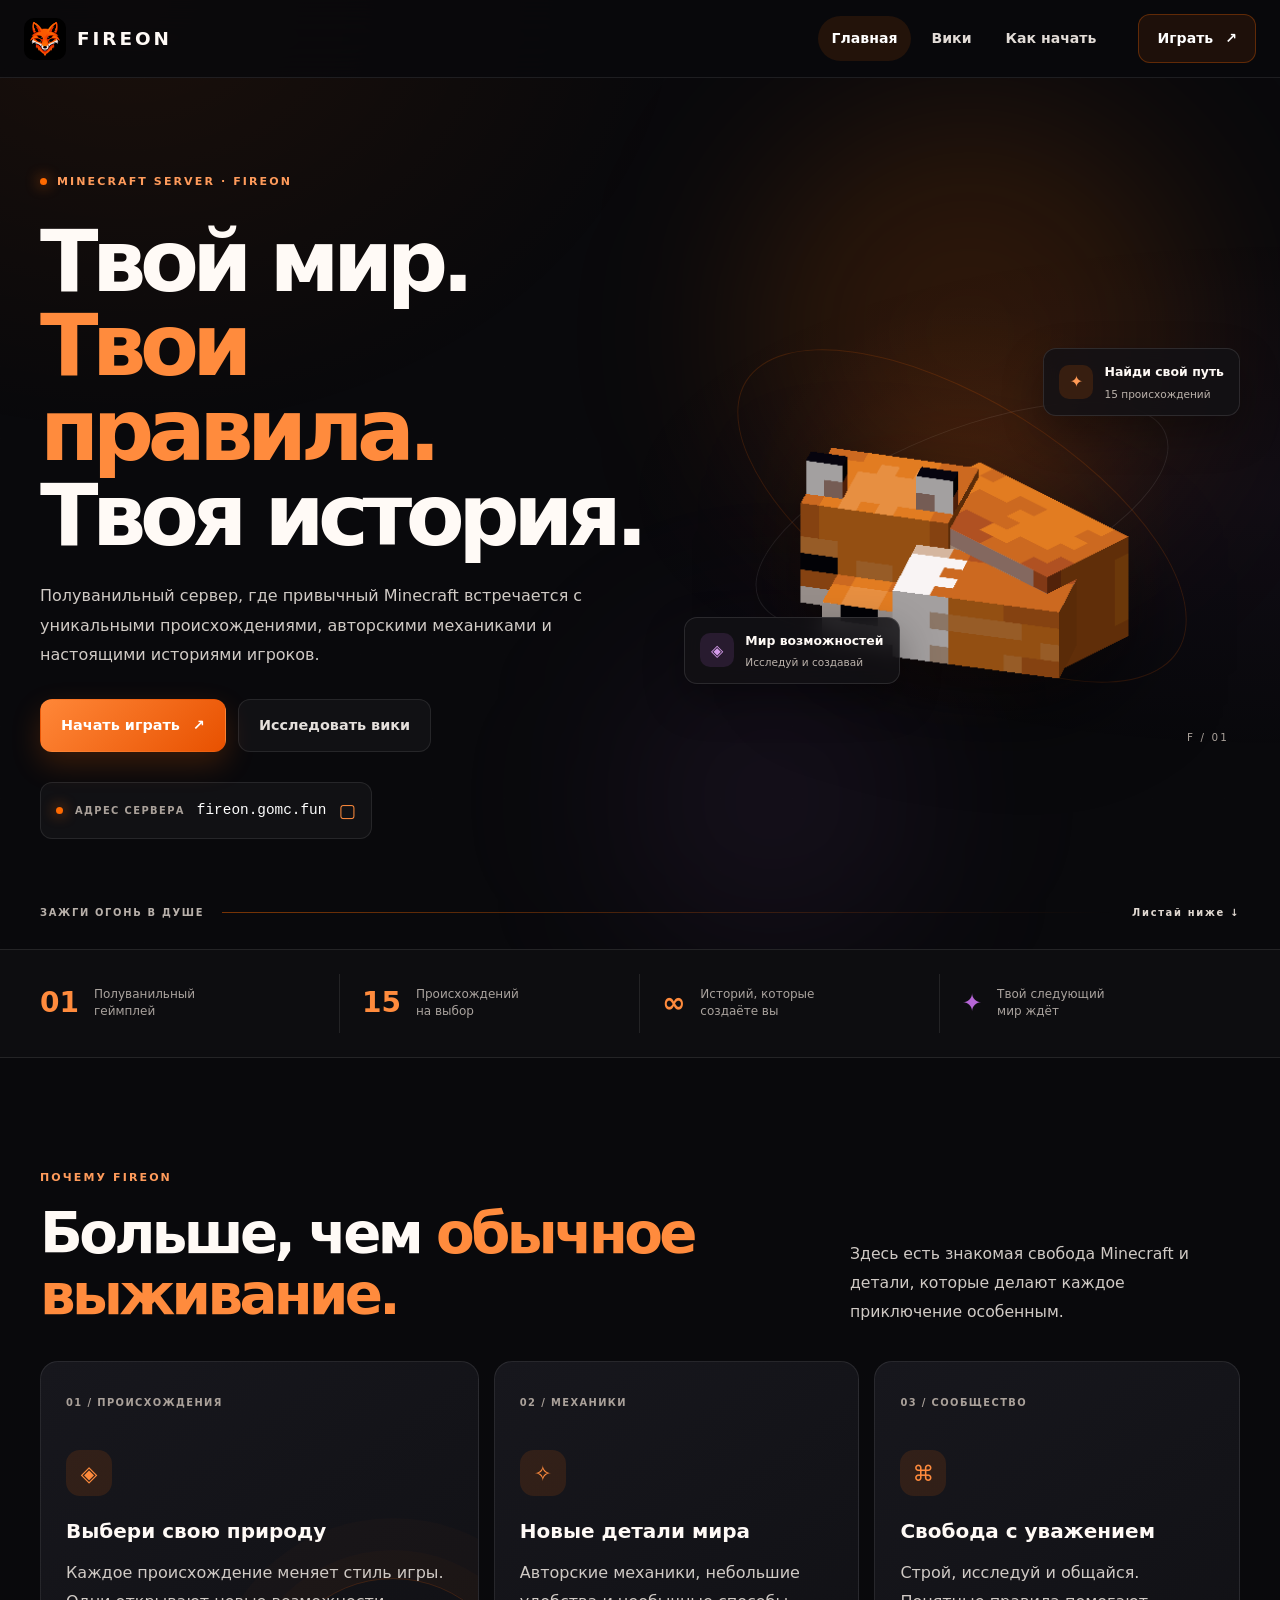
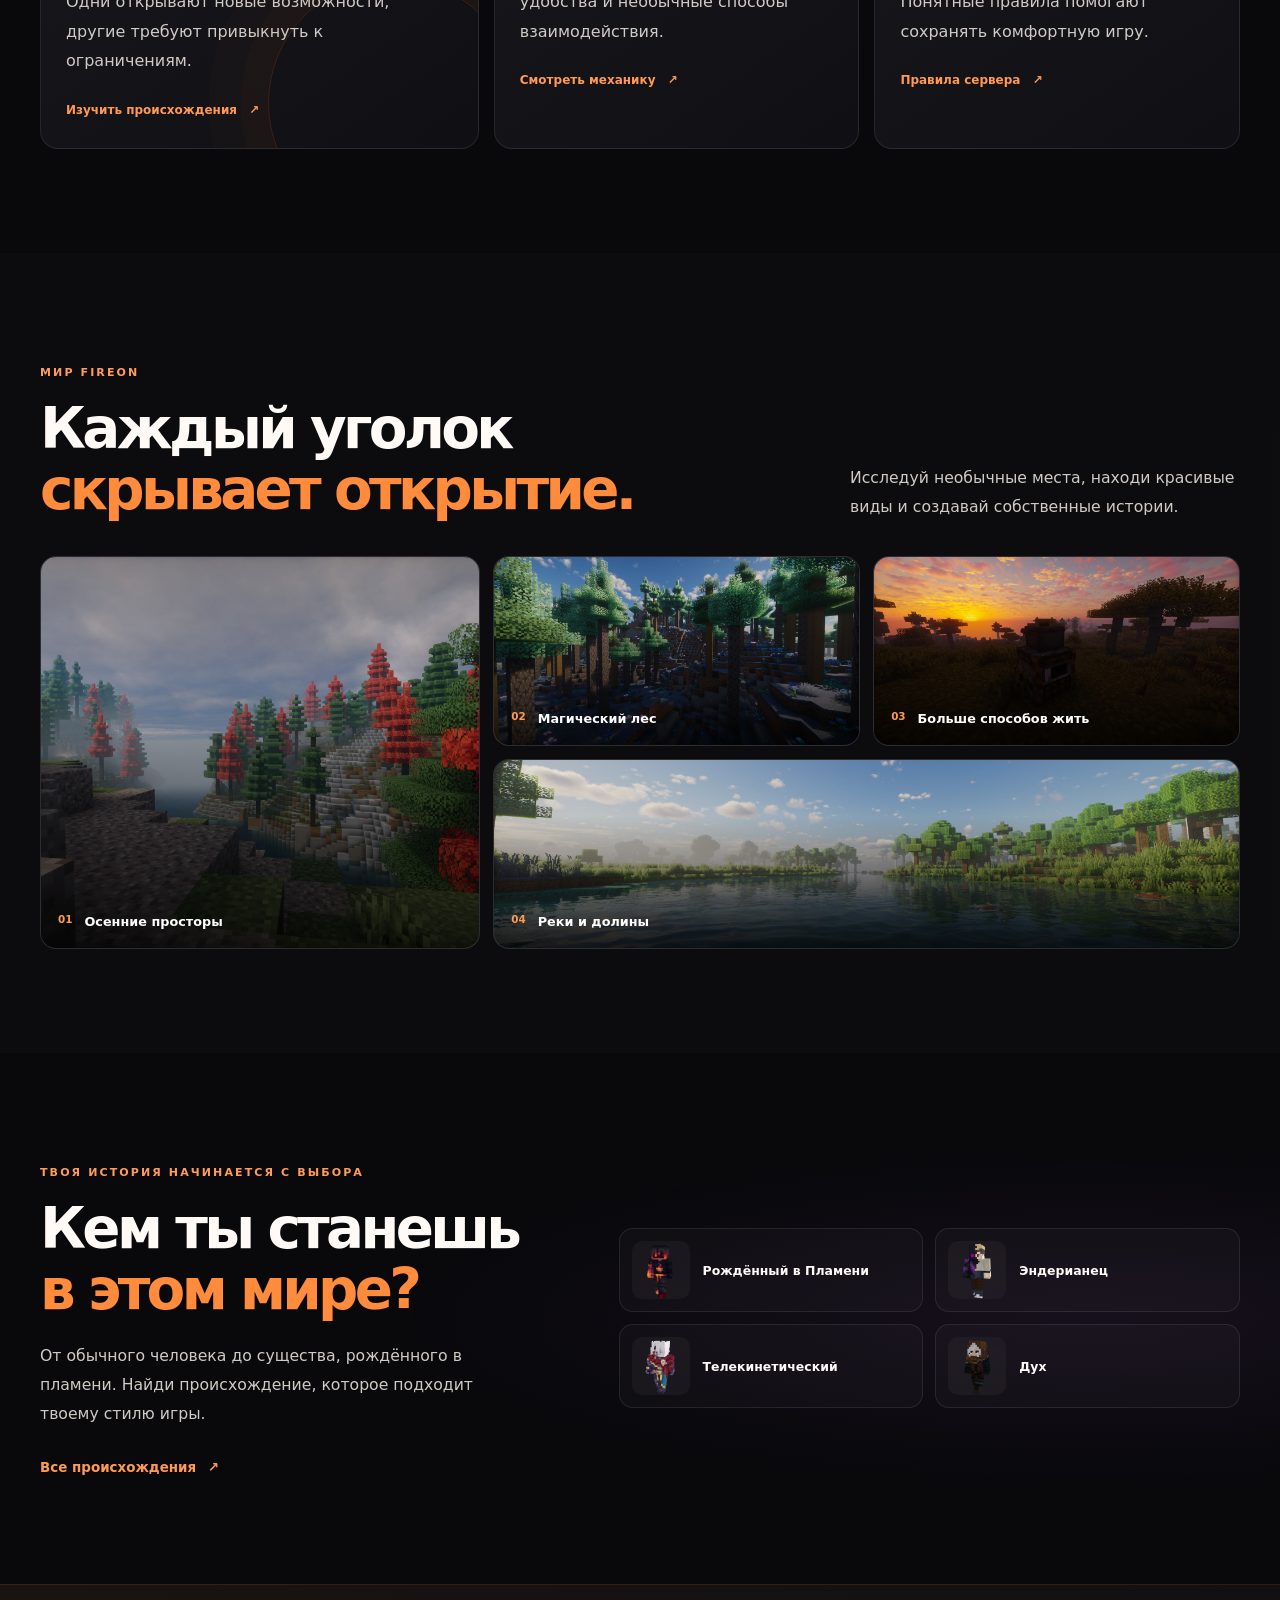
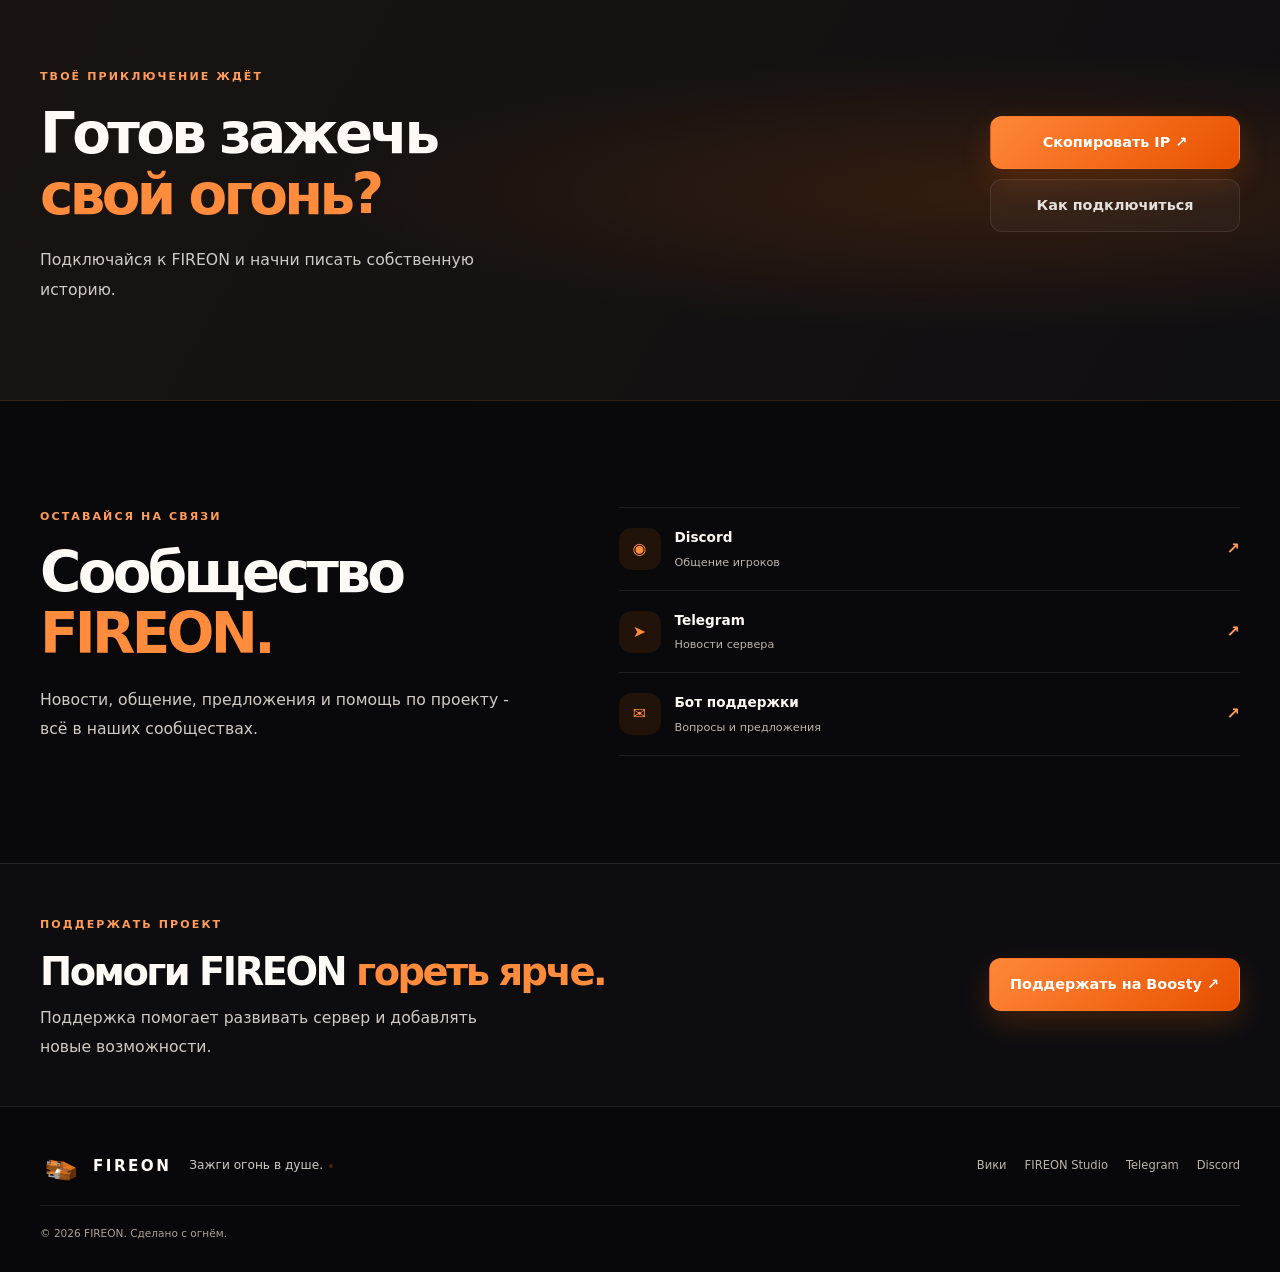
<file: index.html>
<!DOCTYPE html>
<html lang="ru"><head><meta charset="utf-8"><meta name="viewport" content="width=device-width,initial-scale=1"><meta name="theme-color" content="#09090c"><meta name="description" content="FIREON - полуванильный Minecraft-сервер с уникальными происхождениями, авторскими механиками и живым сообществом."><title>FIREON - Зажги огонь в душе</title><link rel="icon" href="lis.png"><link rel="stylesheet" href="site-extras.css"><link rel="stylesheet" href="redesign.css?v=readability-20261121"><meta property="og:title" content="FIREON - Зажги огонь в душе"><meta property="og:description" content="Твой новый мир начинается здесь. Исследуй, создавай, выбирай свой путь."><meta property="og:image" content="lis.png"></head><body class="page-home fireon-editor-active"><header class="site-header"><div class="nav-wrap"><a class="brand" href="index.html"><img class="brand-logo" src="media/uploads/1795121692792-file_0000000056f481f49adf4e401c1e3427.png" alt="" loading="lazy" decoding="async"><span>FIREON</span></a><nav class="site-nav" aria-label="Основная навигация"><ul><li spellcheck="true"><a aria-current="page" href="index.html" spellcheck="true">Главная</a></li><li spellcheck="true"><a href="wiki.html" spellcheck="true">Вики</a></li><li spellcheck="true"><a href="join.html" spellcheck="true">Как начать</a></li></ul></nav><a class="nav-cta" href="join.html">Играть <span>↗</span></a></div></header>
<main id="home">
<section class="hero-section"><div class="hero-noise"></div><div class="hero-glow hero-glow-one"></div><div class="hero-glow hero-glow-two"></div><div class="container hero-grid">
<div class="hero-copy"><div class="eyebrow"><span class="eyebrow-dot"></span>MINECRAFT SERVER · FIREON</div><h1 spellcheck="true">Твой мир.<br><span>Твои правила.</span><br>Твоя история.</h1><p class="hero-lead" spellcheck="true">Полуванильный сервер, где привычный Minecraft встречается с уникальными происхождениями, авторскими механиками и настоящими историями игроков.</p><div class="hero-actions"><a class="button button-primary" href="join.html">Начать играть <span>↗</span></a><a class="button button-quiet" href="wiki.html">Исследовать вики</a></div><button class="server-address" type="button" data-copy-ip=""><span class="server-pulse"></span><span class="server-label">АДРЕС СЕРВЕРА</span><code data-server-ip="">fireon.gomc.fun</code><span class="copy-symbol">▢</span></button><span class="copy-feedback" data-copy-status="" aria-live="polite"></span></div>
<div class="hero-visual"><div class="hero-orbit orbit-one"></div><div class="hero-orbit orbit-two"></div><div class="hero-image-backdrop"></div><img class="hero-mascot" src="lis.png" alt="Логотип FIREON" fetchpriority="high" decoding="async"><div class="hero-float-card float-top"><span class="float-icon">✦</span><span><b>Найди свой путь</b><small>15 происхождений</small></span></div><div class="hero-float-card float-bottom"><span class="float-icon purple">◈</span><span><b>Мир возможностей</b><small>Исследуй и создавай</small></span></div><div class="hero-index">F / 01</div></div></div><div class="container hero-bottom"><span>ЗАЖГИ ОГОНЬ В ДУШЕ</span><span class="hero-line"></span><a href="#discover">Листай ниже ↓</a></div></section>
<section class="quick-facts"><div class="container facts-grid"><div><strong>01</strong><span>Полуванильный<br>геймплей</span></div><div><strong>15</strong><span>Происхождений<br>на выбор</span></div><div><strong>∞</strong><span>Историй, которые<br>создаёте вы</span></div><div class="facts-tag"><span class="facts-fire">✦</span><span>Твой следующий<br>мир ждёт</span></div></div></section>
<section class="section-block" id="discover"><div class="container"><div class="section-heading"><div><span class="eyebrow">ПОЧЕМУ FIREON</span><h2 spellcheck="true">Больше, чем <span>обычное выживание.</span></h2></div><p spellcheck="true">Здесь есть знакомая свобода Minecraft и детали, которые делают каждое приключение особенным.</p></div><div class="feature-grid">
<a class="feature-card feature-large" href="wiki.html#origins"><span class="feature-number">01 / ПРОИСХОЖДЕНИЯ</span><div class="feature-icon">◈</div><h3 spellcheck="true">Выбери свою природу</h3><p spellcheck="true">Каждое происхождение меняет стиль игры. Одни открывают новые возможности, другие требуют привыкнуть к ограничениям.</p><span class="feature-link">Изучить происхождения <b>↗</b></span><div class="feature-art"></div></a>
<a class="feature-card" href="wiki.html#mechanics"><span class="feature-number">02 / МЕХАНИКИ</span><div class="feature-icon">✧</div><h3 spellcheck="true">Новые детали мира</h3><p spellcheck="true">Авторские механики, небольшие удобства и необычные способы взаимодействия.</p><span class="feature-link">Смотреть механику <b>↗</b></span></a>
<a class="feature-card" href="wiki.html#rules"><span class="feature-number">03 / СООБЩЕСТВО</span><div class="feature-icon">⌘</div><h3 spellcheck="true">Свобода с уважением</h3><p spellcheck="true">Строй, исследуй и общайся. Понятные правила помогают сохранять комфортную игру.</p><span class="feature-link">Правила сервера <b>↗</b></span></a></div></div></section>
<section class="section-block world-section"><div class="container"><div class="section-heading"><div><span class="eyebrow">МИР FIREON</span><h2 spellcheck="true">Каждый уголок<br><span>скрывает открытие.</span></h2></div><p spellcheck="true">Исследуй необычные места, находи красивые виды и создавай собственные истории.</p></div><div class="world-gallery-new">
<figure class="world-shot shot-tall"><img src="1.jpg" alt="Осенний лес в мире FIREON" loading="lazy" decoding="async"><figcaption><b>01</b><span>Осенние просторы</span></figcaption></figure><figure class="world-shot"><img src="2.jpg" alt="Магический лес" loading="lazy" decoding="async"><figcaption><b>02</b><span>Магический лес</span></figcaption></figure><figure class="world-shot"><img src="3.jpg" alt="Готовка в Minecraft" loading="lazy" decoding="async"><figcaption><b>03</b><span>Больше способов жить</span></figcaption></figure><figure class="world-shot"><img src="4.jpg" alt="Реки мира FIREON" loading="lazy" decoding="async"><figcaption><b>04</b><span>Реки и долины</span></figcaption></figure></div></div></section>
<section class="section-block origins-preview"><div class="container origins-preview-grid"><div class="origins-preview-copy"><span class="eyebrow">ТВОЯ ИСТОРИЯ НАЧИНАЕТСЯ С ВЫБОРА</span><h2 spellcheck="true">Кем ты станешь<br><span>в этом мире?</span></h2><p spellcheck="true">От обычного человека до существа, рождённого в пламени. Найди происхождение, которое подходит твоему стилю игры.</p><a class="text-link" href="wiki.html#origins">Все происхождения <span>↗</span></a></div><div class="origin-mini-grid"><a href="wiki.html#origins" class="origin-mini"><img src="p4.png" alt="Рождённый в Пламени" loading="lazy" decoding="async"><span>Рождённый в Пламени</span></a><a href="wiki.html#origins" class="origin-mini"><img src="p6.png" alt="Эндерианец" loading="lazy" decoding="async"><span>Эндерианец</span></a><a href="wiki.html#origins" class="origin-mini"><img src="p10.png" alt="Телекинетический" loading="lazy" decoding="async"><span>Телекинетический</span></a><a href="wiki.html#origins" class="origin-mini"><img src="p14.png" alt="Дух" loading="lazy" decoding="async"><span>Дух</span></a></div></div></section>

<section class="join-banner"><div class="container join-banner-inner"><div><span class="eyebrow">ТВОЁ ПРИКЛЮЧЕНИЕ ЖДЁТ</span><h2 spellcheck="true">Готов зажечь<br><span>свой огонь?</span></h2><p spellcheck="true">Подключайся к FIREON и начни писать собственную историю.</p></div><div class="join-banner-actions"><button class="button button-primary button-wide" data-copy-ip="">Скопировать IP ↗</button><a class="button button-outline button-wide" href="join.html">Как подключиться</a><span class="copy-feedback" data-copy-status="" aria-live="polite"></span></div></div></section>
<section class="community-section"><div class="container community-grid"><div><span class="eyebrow">ОСТАВАЙСЯ НА СВЯЗИ</span><h2 spellcheck="true">Сообщество<br><span>FIREON.</span></h2><p spellcheck="true">Новости, общение, предложения и помощь по проекту - всё в наших сообществах.</p></div><div class="community-links"><a href="https://discord.gg/TkbM9yeykV" target="_blank" rel="noopener"><span class="community-icon">◉</span><span><b>Discord</b><small>Общение игроков</small></span><strong>↗</strong></a><a href="https://t.me/fireon_mc" target="_blank" rel="noopener"><span class="community-icon">➤</span><span><b>Telegram</b><small>Новости сервера</small></span><strong>↗</strong></a><a href="https://t.me/Fire0n_bot" target="_blank" rel="noopener"><span class="community-icon">✉</span><span><b>Бот поддержки</b><small>Вопросы и предложения</small></span><strong>↗</strong></a></div></div></section>
<section class="support-strip"><div class="container support-inner"><div><span class="eyebrow">ПОДДЕРЖАТЬ ПРОЕКТ</span><h2 spellcheck="true">Помоги FIREON <span>гореть ярче.</span></h2><p spellcheck="true">Поддержка помогает развивать сервер и добавлять новые возможности.</p></div><a class="button button-primary" href="https://boosty.to/fireon" target="_blank" rel="noopener">Поддержать на Boosty ↗</a></div></section></main><footer class="site-footer"><div class="container footer-inner"><a class="brand footer-brand" href="index.html"><img class="brand-logo" src="lis.png" alt="" loading="lazy" decoding="async"><span>FIREON</span></a><p spellcheck="true">Зажги огонь в душе.<button type="button" class="egg-dot" aria-label="Открыть секретную мини-игру" title="Секрет FIREON" data-egg-ready="1"></button></p><div class="footer-links"><a href="wiki.html">Вики</a><a href="admin.html">FIREON Studio</a><a href="https://t.me/fireon_mc" target="_blank" rel="noopener">Telegram</a><a href="https://discord.gg/TkbM9yeykV" target="_blank" rel="noopener">Discord</a></div><small>© <span data-year="">2026</span> FIREON. Сделано с огнём.</small></div></footer><script src="site-config.js"></script><script src="site.js" defer=""></script><script src="updates.js" defer=""></script><script src="site-extras.js" defer=""></script><div id="egg-overlay" class="egg-overlay">
      <div class="egg-game" role="dialog" aria-modal="true" aria-label="Хранитель огня">
        <div class="egg-kicker">FIREON / ENDLESS MODE</div><h3 spellcheck="true">Хранитель огня</h3>
        <p spellcheck="true">Защищай искру от порывов ветра и капель воды. Нажимай на опасности, пока они не добрались до огня.</p>
        <div class="egg-stats"><span>Очки: <strong id="egg-score">0</strong></span><span>Жар: <strong id="egg-heat">100%</strong></span><span>Рекорд: <strong id="egg-best">149</strong></span></div>
        <div class="egg-heatbar"><span id="egg-heatbar"></span></div>
        <div class="egg-field" id="egg-field"><div class="egg-core" id="egg-core"><i></i></div></div>
        <p class="egg-result" id="egg-result" aria-live="polite" spellcheck="true">Нажми «Начать» и не дай огню погаснуть.</p>
        <div class="egg-actions"><button type="button" class="egg-start" id="egg-start">Начать</button><button type="button" class="egg-close" id="egg-close">Закрыть</button></div>
      </div></div></body></html>
</file>
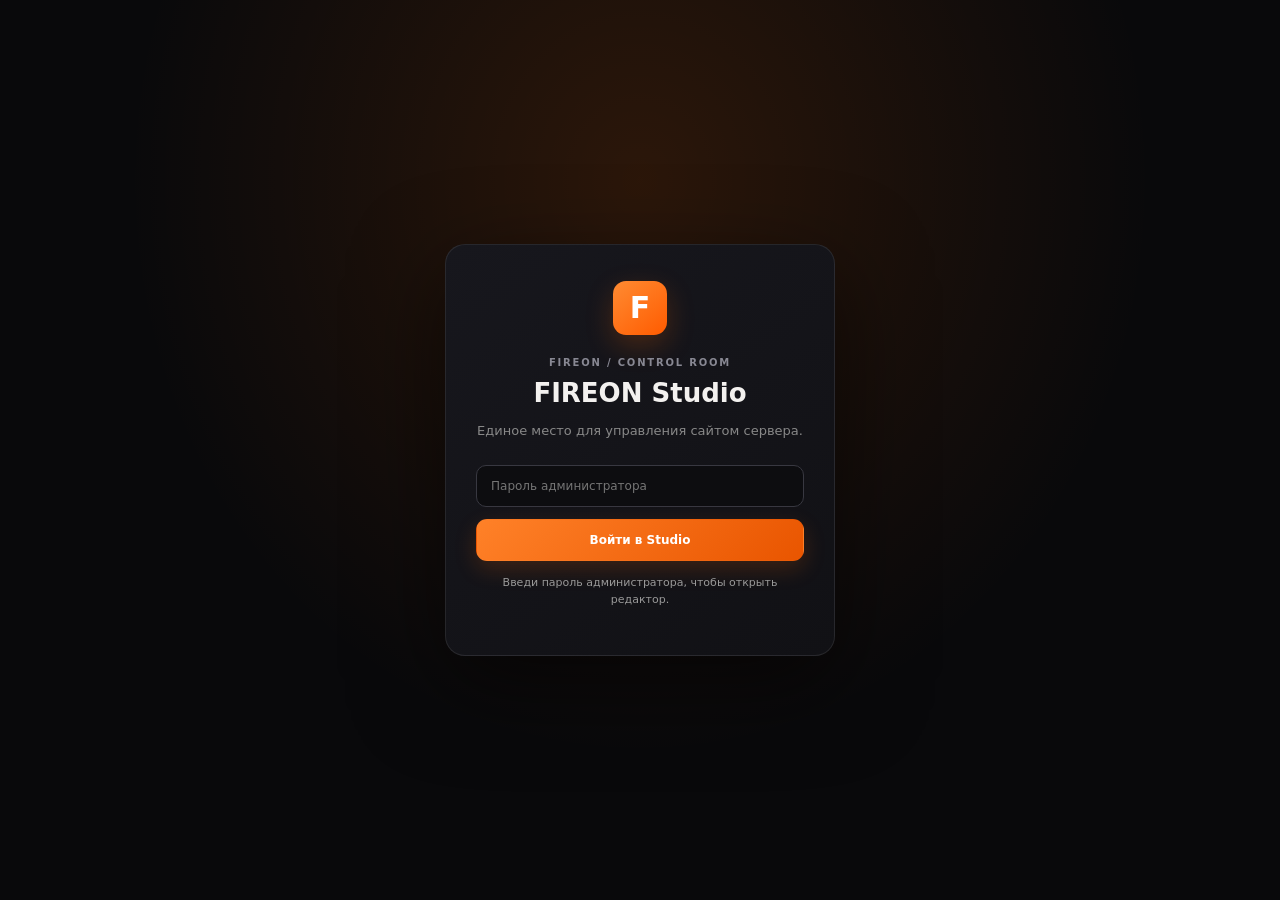
<file: admin.html>
<!DOCTYPE html>
<html lang="ru">
<head>
  <meta charset="UTF-8">
  <meta name="viewport" content="width=device-width, initial-scale=1">
  <meta name="theme-color" content="#0b0b0d">
  <title>FIREON Studio</title>
  <link rel="stylesheet" href="admin.css?v=studio-builder-20261120">
  <link rel="stylesheet" href="studio-modern.css?v=studio-builder-20261120">
</head>
<body>
  <main id="login-screen" class="login-screen" hidden>
    <div class="login-card">
      <div class="studio-mark">F</div>
      <p class="eyebrow">FIREON / CONTROL ROOM</p>
      <h1>FIREON Studio</h1>
      <p class="muted">Единое место для управления сайтом сервера.</p>
      <form id="login-form" class="login-form">
        <label class="sr-only" for="login-password">Пароль администратора</label>
        <input id="login-password" class="field" type="password" autocomplete="current-password" placeholder="Пароль администратора" required>
        <button id="login-button" class="primary-button" type="submit">Войти в Studio</button>
      </form>
      <p id="login-message" class="notice">Доступ только для владельца FIREON.</p>
    </div>
  </main>

  <div id="app" class="app" hidden>
    <aside class="sidebar">
      <a class="brand" href="index.html"><span class="brand-mark">F</span><span>FIREON <small>STUDIO</small></span></a>
      <div class="side-label">СОДЕРЖИМОЕ</div>
      <button class="nav-item active" data-view="page" data-page="index.html"><span>⌂</span> Главная</button>
      <button class="nav-item" data-view="page" data-page="wiki.html"><span>▤</span> Вики</button>
      <button class="nav-item" data-view="page" data-page="updates.html"><span>↻</span> Обновления</button>
      <button class="nav-item" data-view="page" data-page="join.html"><span>↗</span> Как начать</button>
      <button class="nav-item" data-view="posts"><span>✦</span> Публикации</button>
      <div class="side-divider"></div>
      <button id="origins-button" class="nav-item"><span>◈</span> Происхождения</button>
      <div class="sidebar-bottom">
        <div class="user-chip"><span class="user-dot"></span><span id="user-login">GitHub</span></div>
        <button id="logout-button" class="logout-button">Выйти из аккаунта</button>
        <a class="back-link" href="index.html">← Вернуться на сайт</a>
      </div>
    </aside>

    <section class="workspace">
      <header class="topbar">
        <div>
          <p class="eyebrow">ПАНЕЛЬ УПРАВЛЕНИЯ</p>
          <h1 id="view-title">Главная страница</h1>
        </div>
        <div class="top-actions">
          <span id="save-status" class="save-status">Все изменения сохранены</span>
          <button id="preview-button" class="ghost-button">Предпросмотр</button>
          <button id="publish-button" class="primary-button" disabled>Опубликовать</button>
        </div>
      </header>

      <div id="page-editor" class="editor-layout">
        <div class="editor-tools">
          <div class="tool-group">
            <button data-command="bold" title="Жирный"><b>B</b></button>
            <button data-command="italic" title="Курсив"><i>I</i></button>
            <button data-command="underline" title="Подчёркнутый"><u>U</u></button>
            <button id="link-button" title="Добавить или изменить ссылку">↗ Ссылка</button>
          </div>
          <div class="tool-group">
            <button id="add-text-button">＋ Добавить текст</button>
            <button id="add-wiki-block-button">▦ Новый блок в Вики</button>
            <button id="insert-image-button">▧ Вставить фото</button>
            <button id="duplicate-button">Дублировать блок</button>
            <button id="delete-button" class="danger-tool">Удалить блок</button>
          </div>
          <p>Нажми на текст на странице, чтобы изменить его. Нажми на изображение, чтобы заменить.</p>
        </div>
        <div class="preview-frame-wrap">
          <div class="frame-caption"><span class="live-dot"></span> РЕДАКТОР СТРАНИЦЫ <span id="current-file">index.html</span></div>
          <iframe id="site-frame" title="Предпросмотр сайта"></iframe>
        </div>
      </div>

      <section id="posts-editor" class="posts-editor" hidden>
        <div class="posts-layout">
          <div class="posts-list-panel">
            <div class="panel-heading"><div><p class="eyebrow">КОНТЕНТ</p><h2>Публикации</h2></div><button id="new-post-button" class="primary-button small">＋ Новая</button></div>
            <input id="post-search" class="search-field" type="search" placeholder="Найти публикацию…">
            <div id="post-list" class="post-list"></div>
          </div>
          <div class="post-form-panel">
            <div class="panel-heading"><div><p class="eyebrow">РЕДАКТОР ЗАПИСИ</p><h2 id="post-form-title">Новая публикация</h2></div><span class="draft-pill">Черновик</span></div>
            <label>Название<input id="post-title" class="field" placeholder="Например, Новая механика"></label>
            <div class="field-row">
              <label>Дата<input id="post-date" class="field" type="date"></label>
              <label>Теги<input id="post-tags" class="field" placeholder="PvP, механика, ивент"></label>
            </div>
            <label>Обложка публикации<div class="image-field"><input id="post-image" class="field" placeholder="media/uploads/image.png"><button id="post-image-button" class="ghost-button">Загрузить</button></div><div id="post-image-preview" class="post-image-preview" hidden></div></label>
            <label>Текст публикации</label>
            <div class="rich-tools"><button data-post-command="bold"><b>B</b></button><button data-post-command="italic"><i>I</i></button><button data-post-command="formatBlock" data-post-value="h2">H2 Заголовок</button><button data-post-command="insertUnorderedList">• Список</button><button data-post-command="formatBlock" data-post-value="blockquote">❝ Цитата</button><button data-post-command="createLink">↗ Ссылка</button><button id="post-inline-image-button">▧ Фото в текст</button></div>
            <div id="post-body" class="rich-editor" contenteditable="true" data-placeholder="Напиши, что нового появилось на сервере…"></div>
            <div class="form-actions"><button id="delete-post-button" class="ghost-button danger-text">Удалить</button><button id="save-post-button" class="primary-button">Сохранить публикацию</button></div>
            <p id="post-message" class="notice"></p>
          </div>
        </div>
      </section>
    </section>
  </div>

  <div id="origin-modal" class="modal" hidden>
    <div class="modal-card">
      <div class="modal-head"><div><p class="eyebrow">WIKI / ORIGINS</p><h2>Происхождения</h2></div><button id="close-origin-modal" class="icon-button">×</button></div>
      <div class="origin-layout">
        <div class="origin-list-panel"><div id="origin-list" class="origin-list"></div><button id="add-origin-button" class="ghost-button full-width">＋ Добавить происхождение</button></div>
        <div class="origin-fields">
          <label>Название<input id="origin-name-field" class="field"></label>
          <label>Описание<textarea id="origin-desc-field" class="field textarea" rows="8"></textarea></label>
          <label>Изображение<div class="image-field"><input id="origin-image-field" class="field"><button id="origin-image-button" class="ghost-button">Загрузить</button></div></label>
          <div class="form-actions"><button id="delete-origin-button" class="ghost-button danger-text">Удалить</button><button id="save-origin-button" class="primary-button">Применить</button></div>
          <p class="muted small-text">Изменения вступят в силу на сайте после общей публикации.</p>
        </div>
      </div>
    </div>
  </div>

  <input id="image-picker" type="file" accept="image/png,image/jpeg,image/webp,image/gif" hidden>
  <script src="admin-config.js"></script>
  <script src="admin.js?v=studio-builder-20261120"></script>
</body>
</html>
</file>
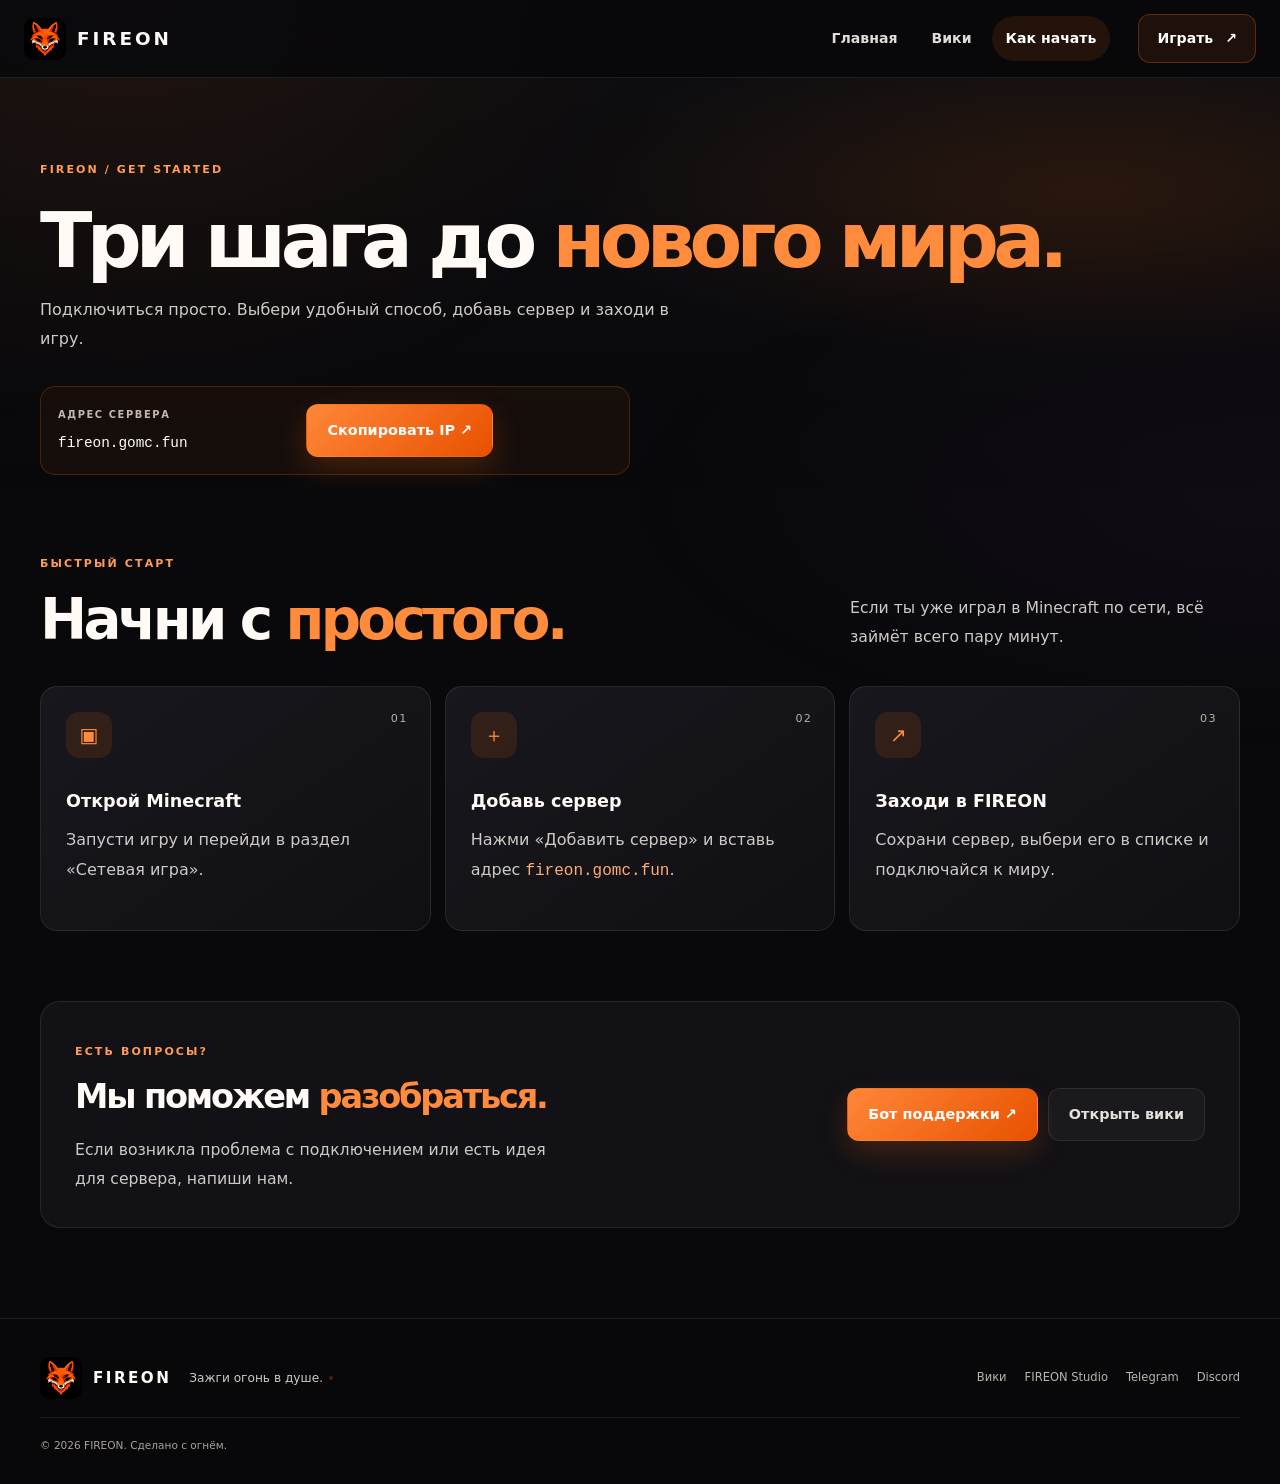
<file: join.html>
<!doctype html><html lang="ru"><head><meta charset="utf-8"><meta name="viewport" content="width=device-width,initial-scale=1"><meta name="theme-color" content="#09090c"><meta name="description" content="Подключись к Minecraft-серверу FIREON. Пошаговая инструкция и адрес сервера."><title>Как начать играть - FIREON</title><link rel="icon" href="media/uploads/1795121692792-file_0000000056f481f49adf4e401c1e3427.png"><link rel="stylesheet" href="site-extras.css"><link rel="stylesheet" href="redesign.css?v=readability-20261121"></head><body class="page-join"><header class="site-header"><div class="nav-wrap"><a class="brand" href="index.html"><img class="brand-logo" src="media/uploads/1795121692792-file_0000000056f481f49adf4e401c1e3427.png" alt=""><span>FIREON</span></a><nav class="site-nav" aria-label="Основная навигация"><ul><li><a  href="index.html">Главная</a></li><li><a  href="wiki.html">Вики</a></li><li><a aria-current="page" href="join.html">Как начать</a></li></ul></nav><a class="nav-cta" href="join.html">Играть <span>↗</span></a></div></header><section class="subpage-hero join-hero"><div class="container"><span class="eyebrow">FIREON / GET STARTED</span><h1>Три шага до <span>нового мира.</span></h1><p>Подключиться просто. Выбери удобный способ, добавь сервер и заходи в игру.</p><div class="join-ip-card"><div><small>АДРЕС СЕРВЕРА</small><code data-server-ip>fireon.gomc.fun</code></div><button class="button button-primary" data-copy-ip>Скопировать IP ↗</button><span data-copy-status class="copy-feedback" aria-live="polite"></span></div></div></section><main class="container join-content"><div class="section-heading"><div><span class="eyebrow">БЫСТРЫЙ СТАРТ</span><h2>Начни с <span>простого.</span></h2></div><p>Если ты уже играл в Minecraft по сети, всё займёт всего пару минут.</p></div><div class="steps-grid"><article class="step-card"><span class="step-index">01</span><div class="step-icon">▣</div><h3>Открой Minecraft</h3><p>Запусти игру и перейди в раздел «Сетевая игра».</p></article><article class="step-card"><span class="step-index">02</span><div class="step-icon">＋</div><h3>Добавь сервер</h3><p>Нажми «Добавить сервер» и вставь адрес <code>fireon.gomc.fun</code>.</p></article><article class="step-card"><span class="step-index">03</span><div class="step-icon">↗</div><h3>Заходи в FIREON</h3><p>Сохрани сервер, выбери его в списке и подключайся к миру.</p></article></div><section class="join-help"><div><span class="eyebrow">ЕСТЬ ВОПРОСЫ?</span><h2>Мы поможем <span>разобраться.</span></h2><p>Если возникла проблема с подключением или есть идея для сервера, напиши нам.</p></div><div class="join-help-actions"><a class="button button-primary" href="https://t.me/Fire0n_bot" target="_blank" rel="noopener">Бот поддержки ↗</a><a class="button button-outline" href="wiki.html">Открыть вики</a></div></section></main><footer class="site-footer"><div class="container footer-inner"><a class="brand footer-brand" href="index.html"><img class="brand-logo" src="media/uploads/1795121692792-file_0000000056f481f49adf4e401c1e3427.png" alt=""><span>FIREON</span></a><p>Зажги огонь в душе.</p><div class="footer-links"><a href="wiki.html">Вики</a><a href="admin.html">FIREON Studio</a><a href="https://t.me/fireon_mc" target="_blank" rel="noopener">Telegram</a><a href="https://discord.gg/TkbM9yeykV" target="_blank" rel="noopener">Discord</a></div><small>© <span data-year>2026</span> FIREON. Сделано с огнём.</small></div></footer><script src="site-config.js"></script><script src="site.js" defer></script><script src="site-extras.js" defer></script></body></html>
</file>
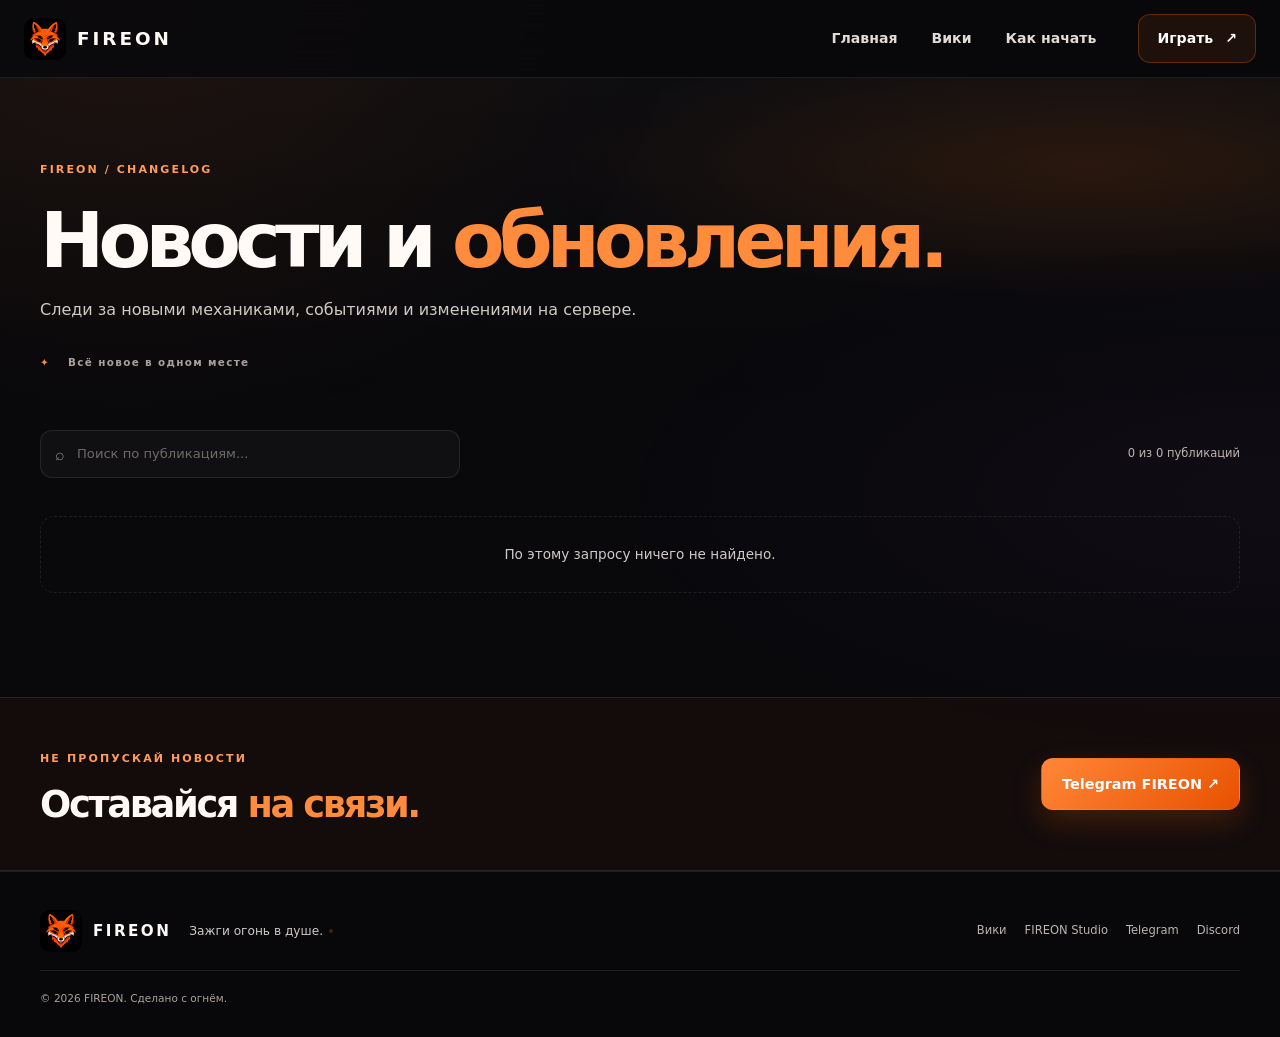
<file: updates.html>
<!doctype html><html lang="ru"><head><meta charset="utf-8"><meta name="viewport" content="width=device-width,initial-scale=1"><meta name="theme-color" content="#09090c"><meta name="description" content="Все новости и обновления сервера FIREON."><title>Обновления FIREON</title><link rel="icon" href="media/uploads/1795121692792-file_0000000056f481f49adf4e401c1e3427.png"><link rel="stylesheet" href="site-extras.css"><link rel="stylesheet" href="redesign.css?v=readability-20261121"></head><body class="page-updates"><header class="site-header"><div class="nav-wrap"><a class="brand" href="index.html"><img class="brand-logo" src="media/uploads/1795121692792-file_0000000056f481f49adf4e401c1e3427.png" alt=""><span>FIREON</span></a><nav class="site-nav" aria-label="Основная навигация"><ul><li><a  href="index.html">Главная</a></li><li><a  href="wiki.html">Вики</a></li><li><a  href="join.html">Как начать</a></li></ul></nav><a class="nav-cta" href="join.html">Играть <span>↗</span></a></div></header><section class="subpage-hero"><div class="container"><span class="eyebrow">FIREON / CHANGELOG</span><h1>Новости и <span>обновления.</span></h1><p>Следи за новыми механиками, событиями и изменениями на сервере.</p><div class="subpage-meta"><span class="meta-mark">✦</span> Всё новое в одном месте</div></div></section><main class="container updates-page-content"><div class="updates-toolbar"><label class="updates-search"><span>⌕</span><input id="updates-search" type="search" placeholder="Поиск по публикациям..." autocomplete="off"></label><span id="updates-count" class="updates-count" aria-live="polite"></span></div><div id="updates-list" class="updates-grid updates-grid-page" data-updates-list><div class="loading-card">Загружаем публикации…</div></div><p id="updates-empty" class="empty-state" hidden>По этому запросу ничего не найдено.</p></main><section class="bottom-cta"><div class="container bottom-cta-inner"><div><span class="eyebrow">НЕ ПРОПУСКАЙ НОВОСТИ</span><h2>Оставайся <span>на связи.</span></h2></div><a class="button button-primary" href="https://t.me/fireon_mc" target="_blank" rel="noopener">Telegram FIREON ↗</a></div></section><footer class="site-footer"><div class="container footer-inner"><a class="brand footer-brand" href="index.html"><img class="brand-logo" src="media/uploads/1795121692792-file_0000000056f481f49adf4e401c1e3427.png" alt=""><span>FIREON</span></a><p>Зажги огонь в душе.</p><div class="footer-links"><a href="wiki.html">Вики</a><a href="admin.html">FIREON Studio</a><a href="https://t.me/fireon_mc" target="_blank" rel="noopener">Telegram</a><a href="https://discord.gg/TkbM9yeykV" target="_blank" rel="noopener">Discord</a></div><small>© <span data-year>2026</span> FIREON. Сделано с огнём.</small></div></footer><script src="site-config.js"></script><script src="site.js" defer></script><script src="updates.js" defer></script><script src="site-extras.js" defer></script></body></html>
</file>
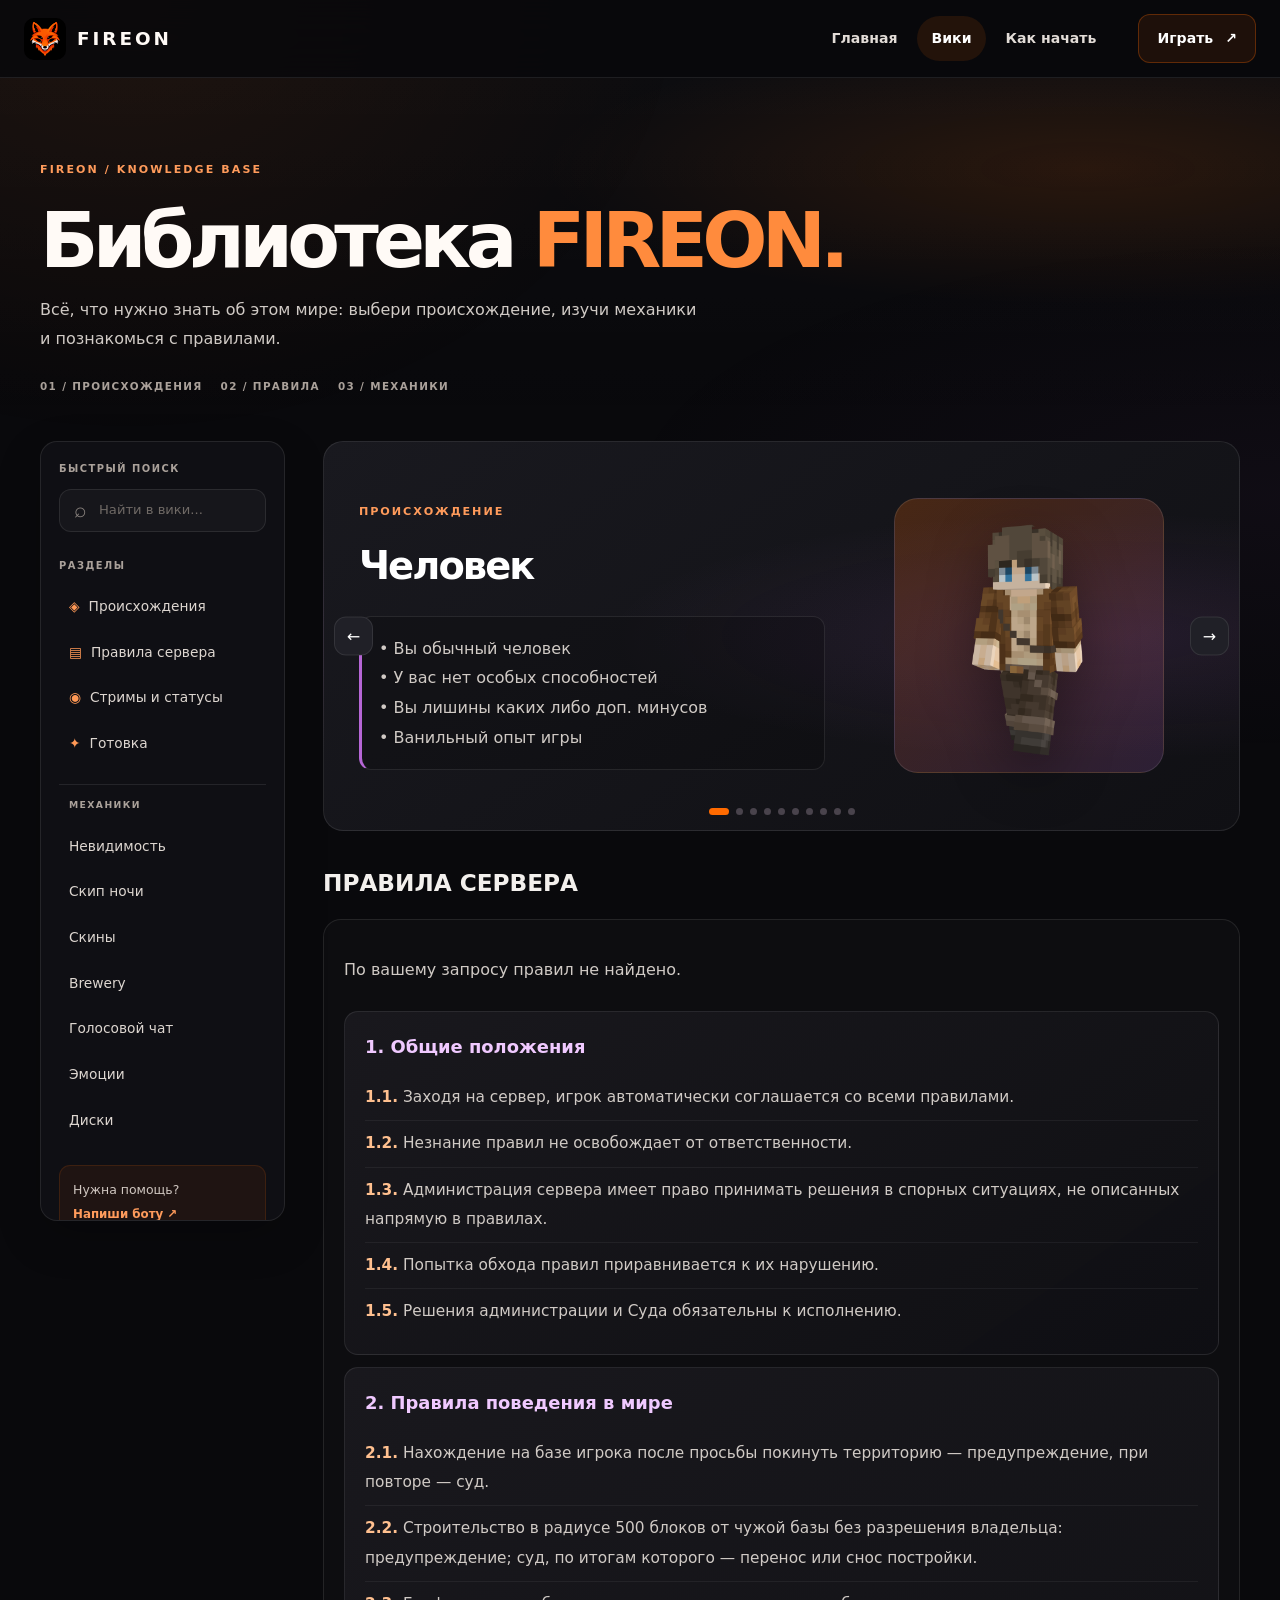
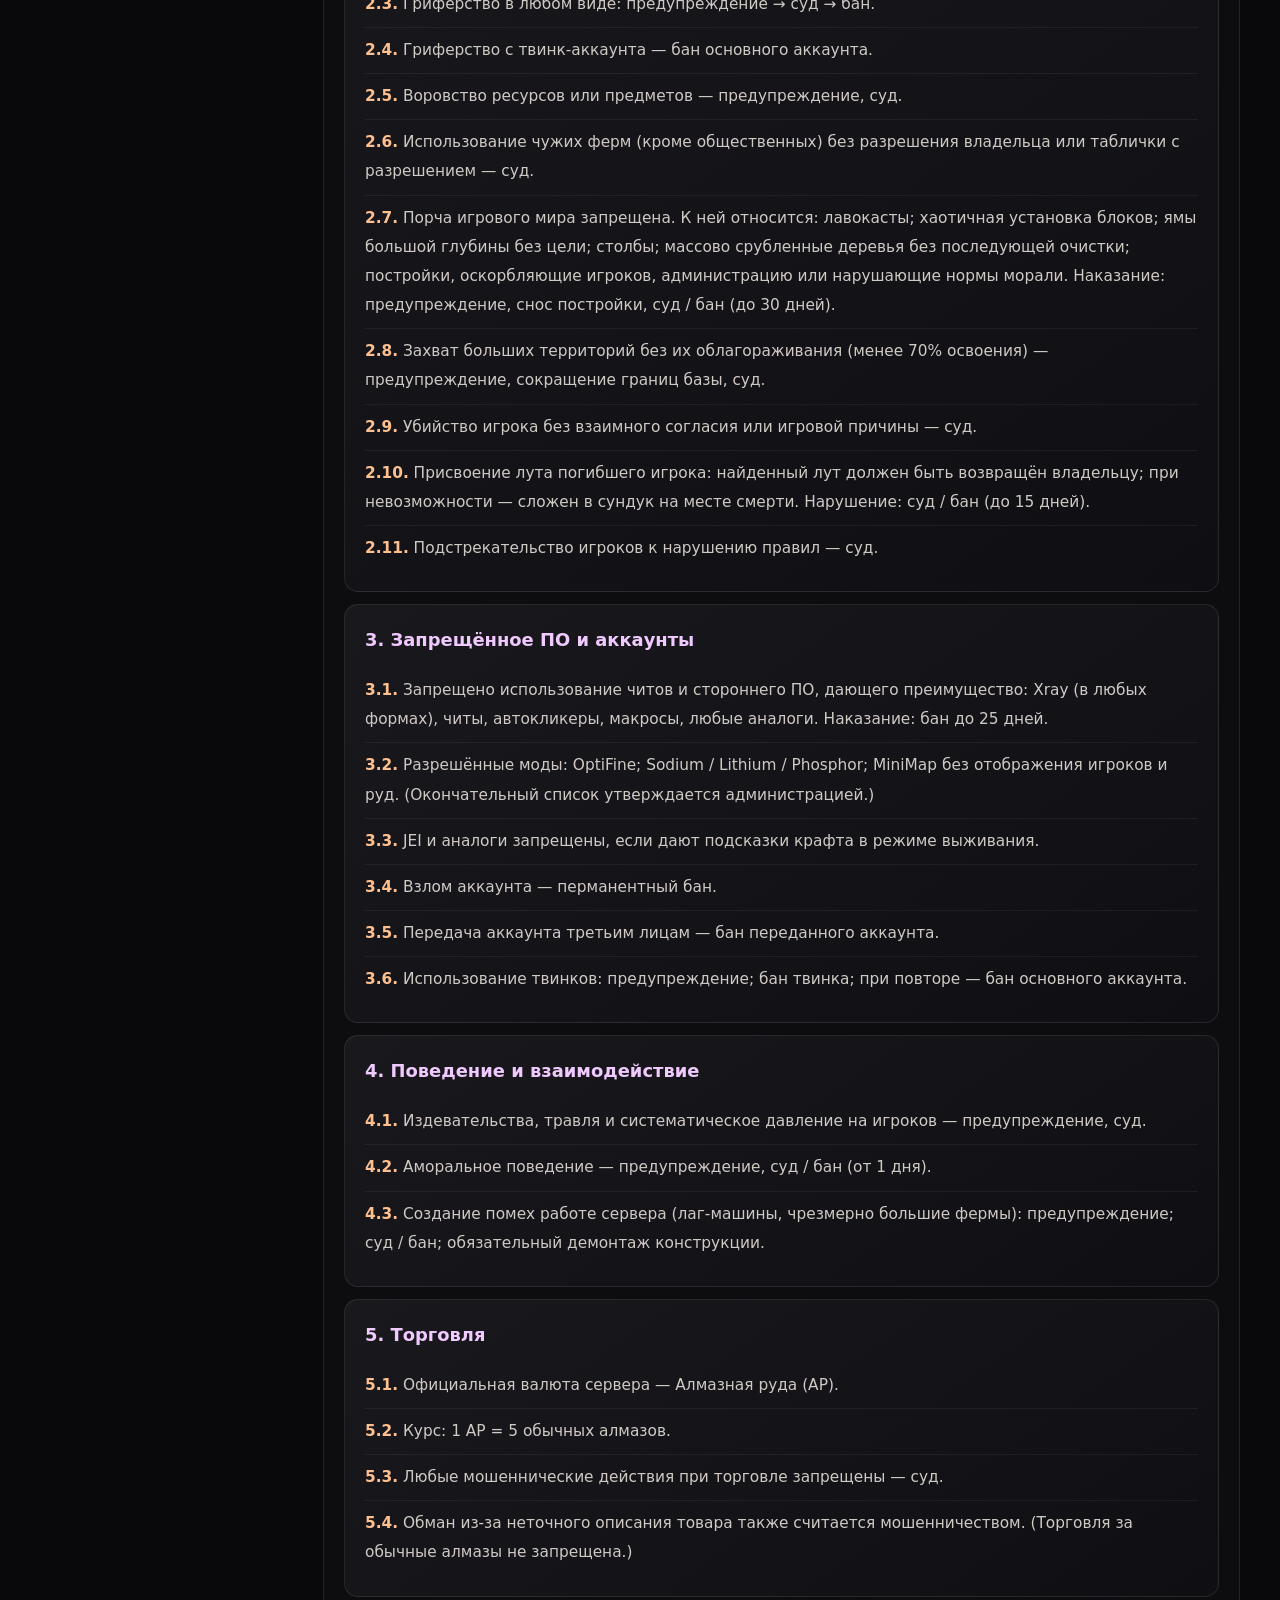
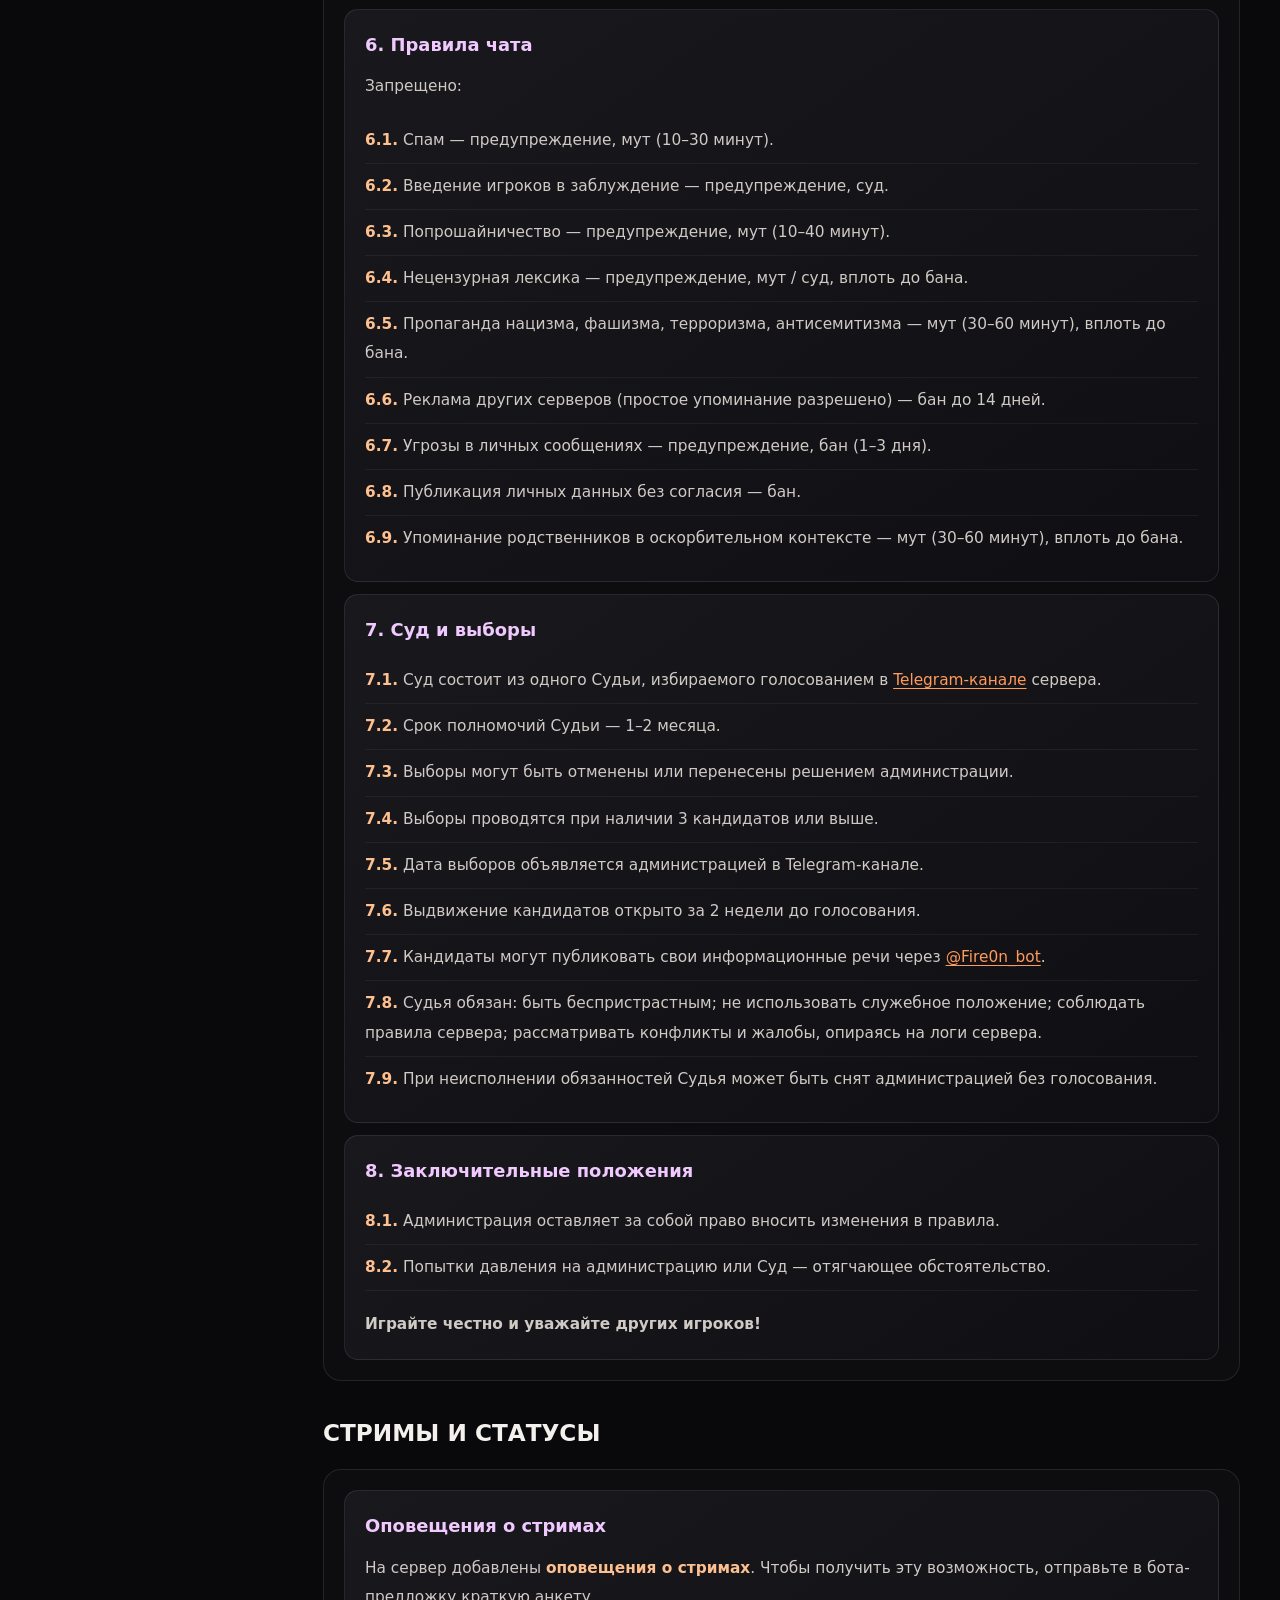
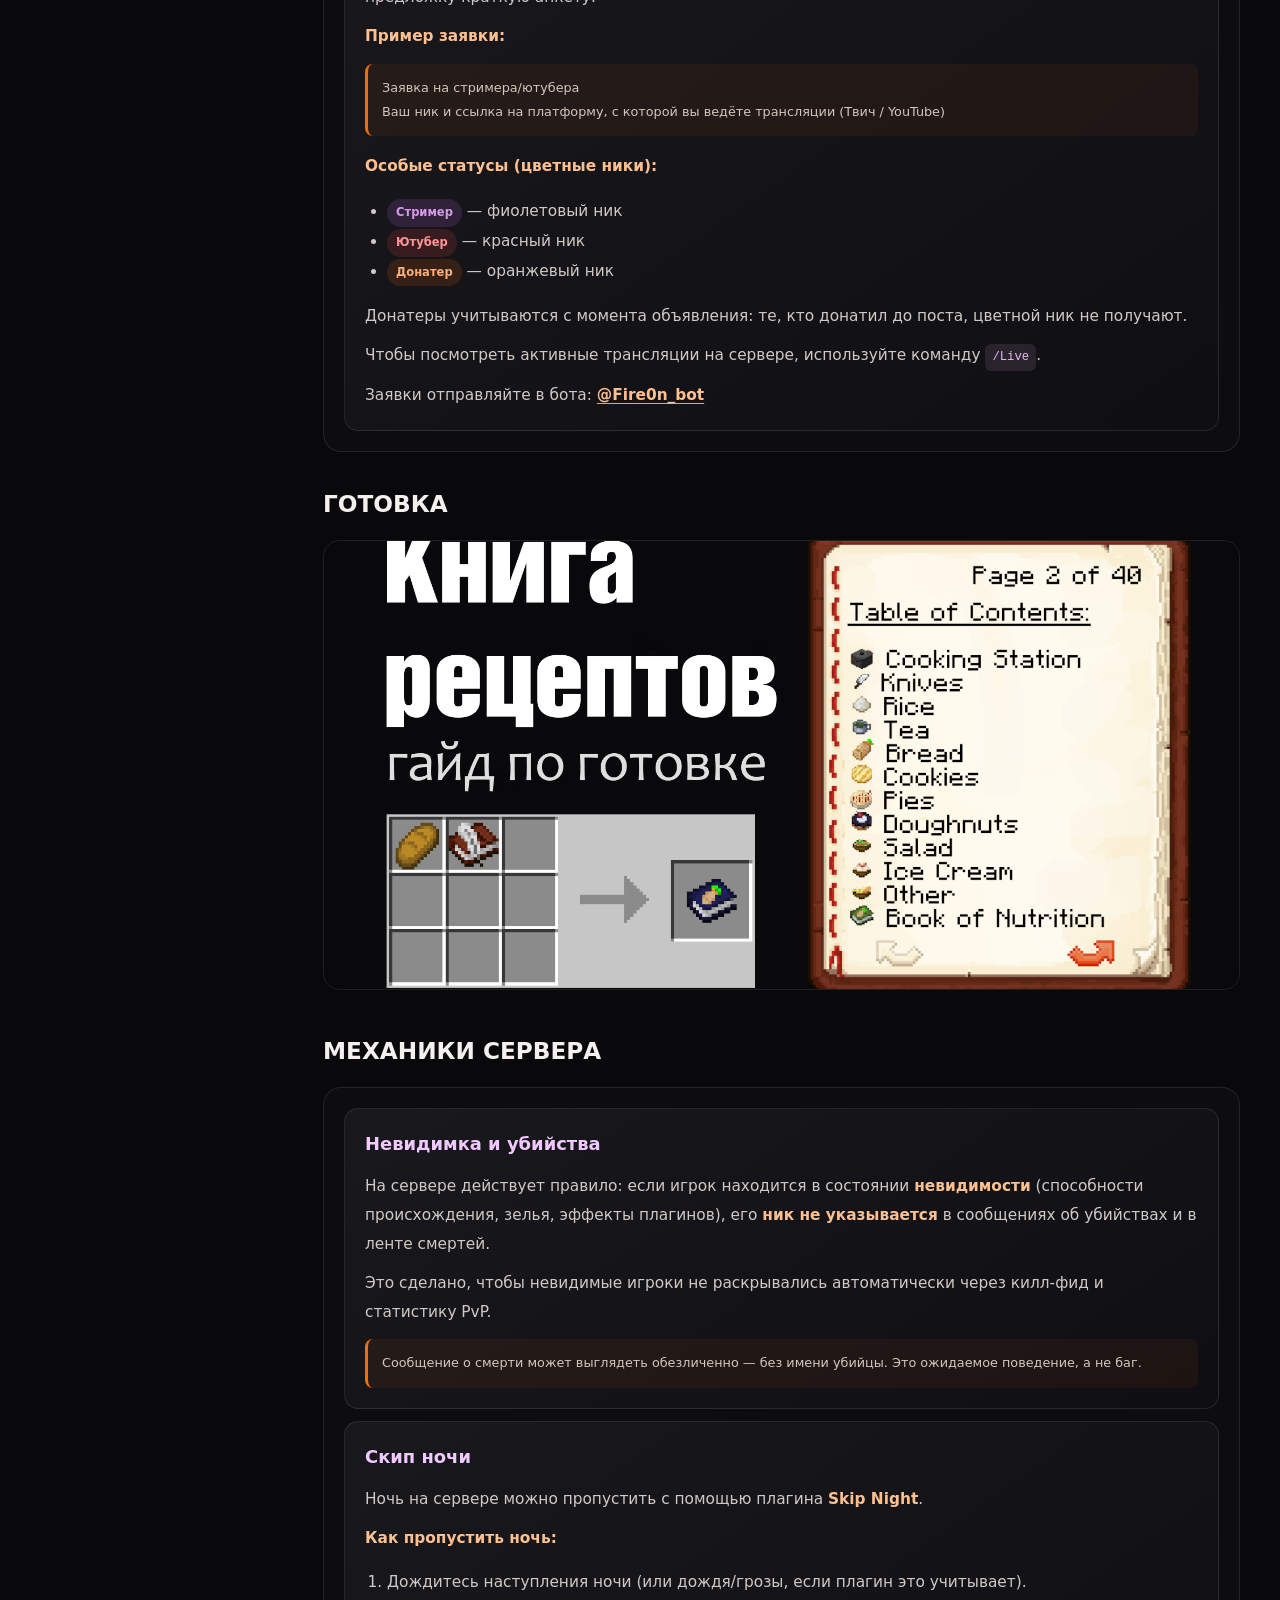
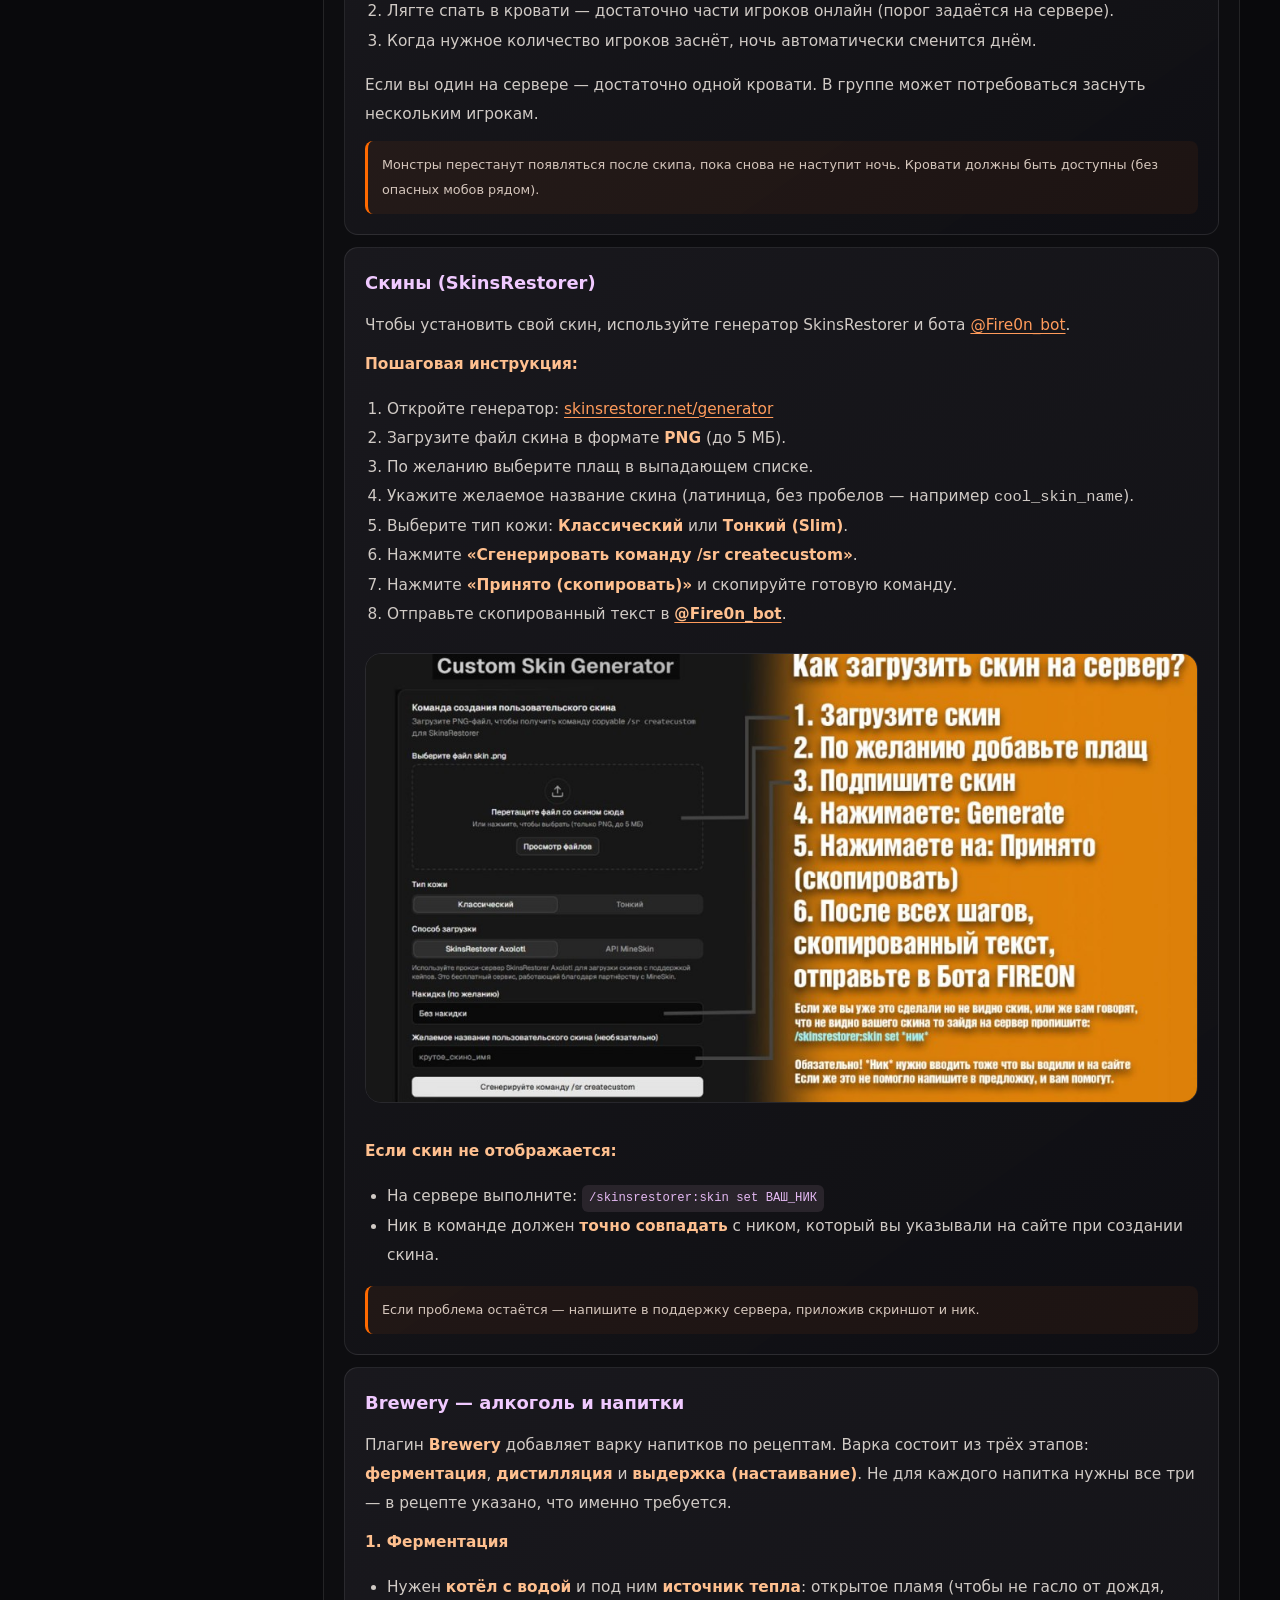
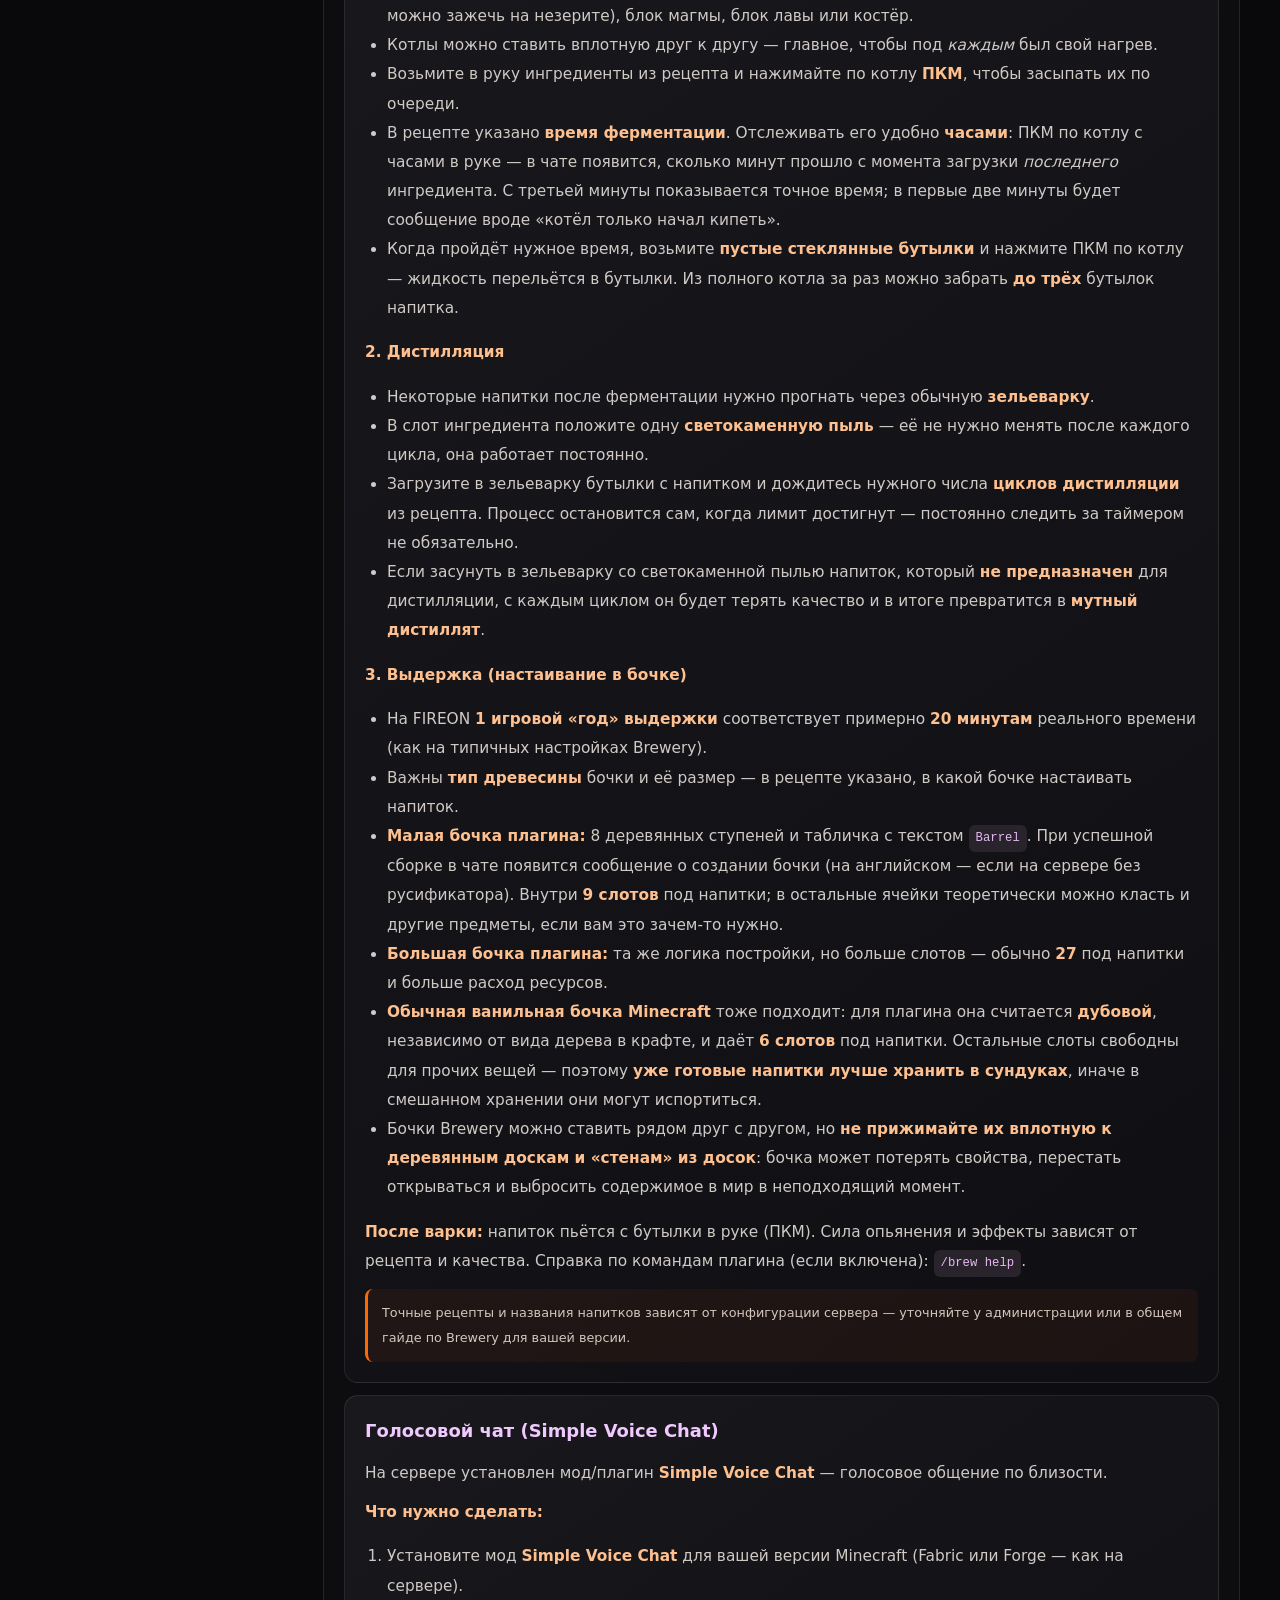
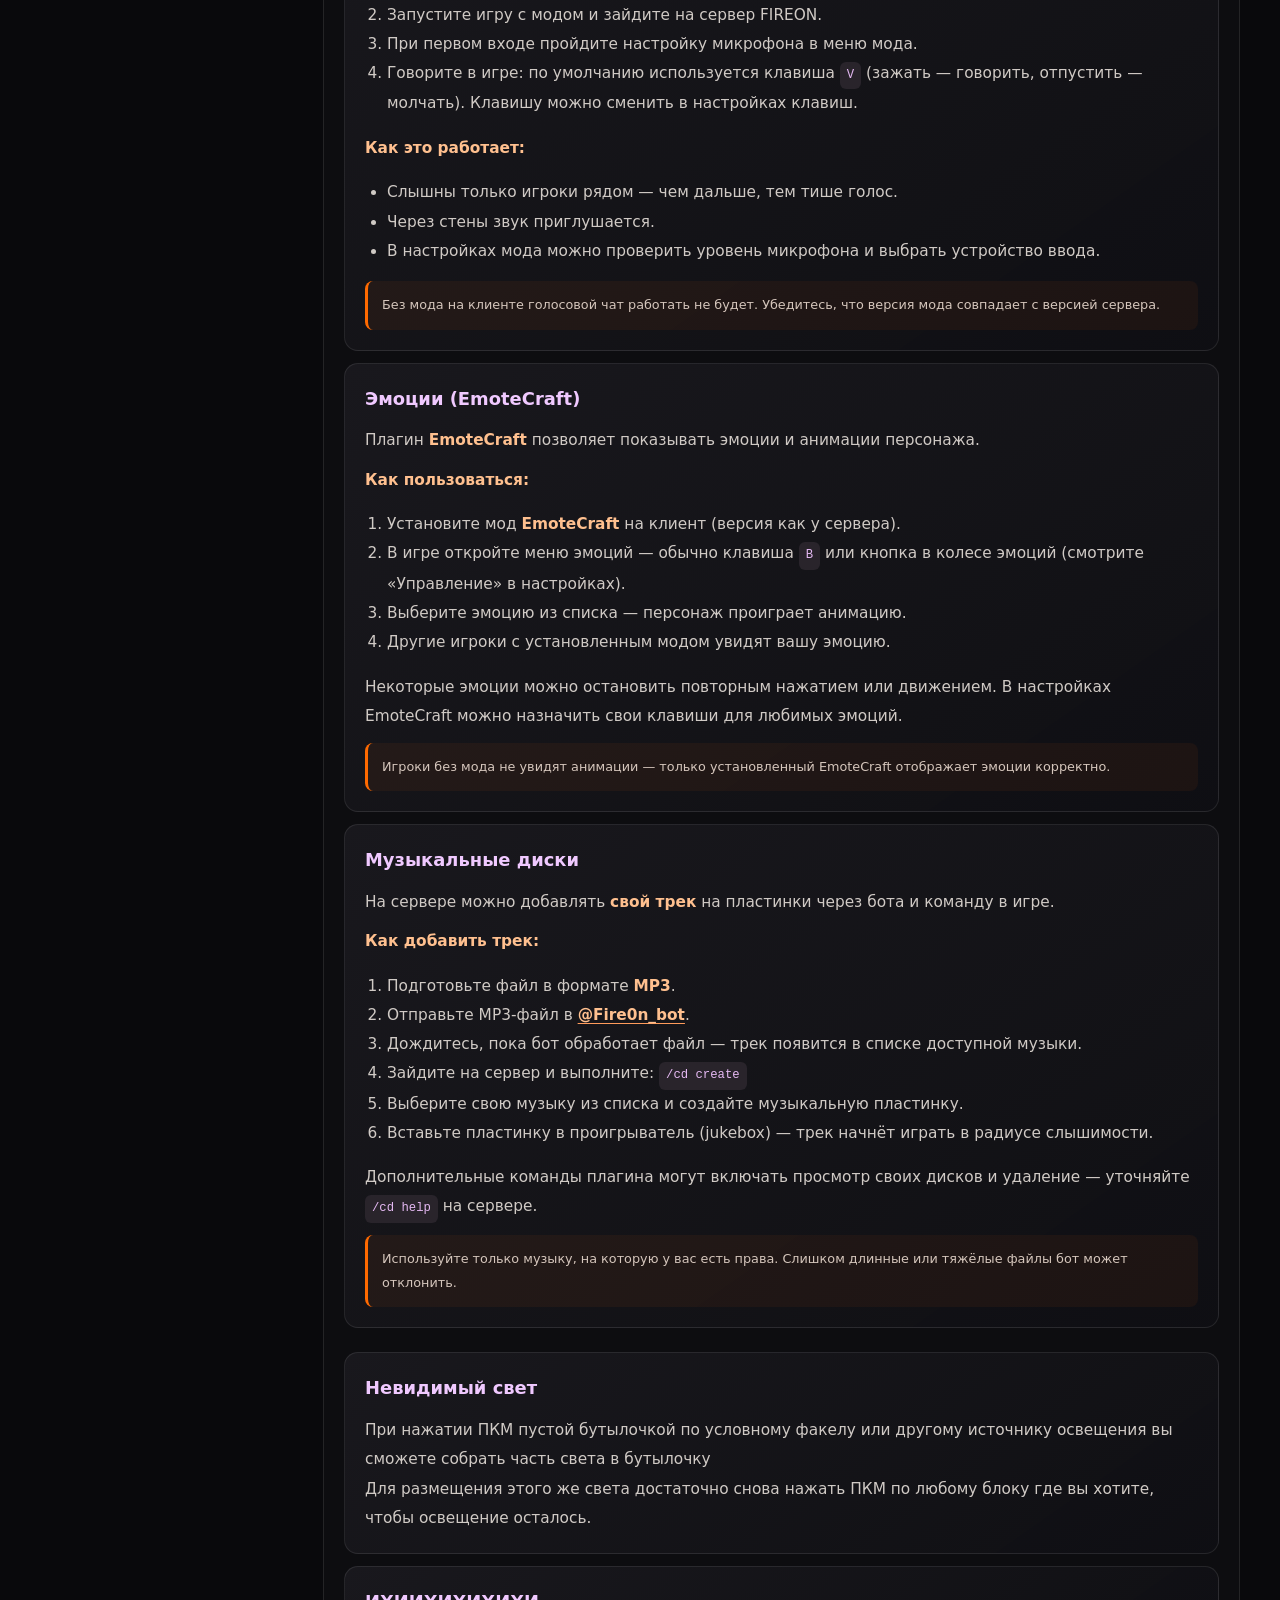
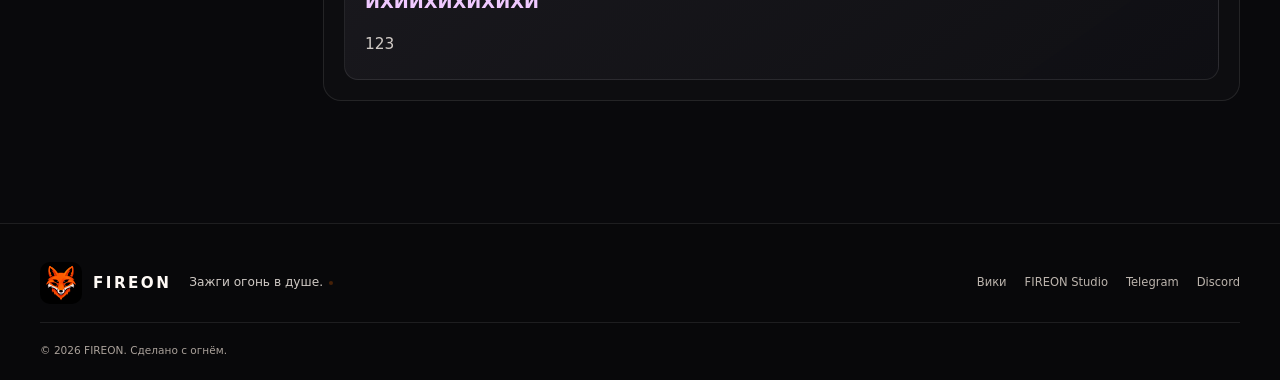
<file: wiki.html>
<!DOCTYPE html>
<html lang="ru"><head><meta charset="utf-8"><meta name="viewport" content="width=device-width,initial-scale=1"><meta name="theme-color" content="#09090c"><meta name="description" content="Вики FIREON: происхождения, правила, механики, готовка и полезная информация о сервере."><title>Вики FIREON - Библиотека мира</title><link rel="icon" href="media/uploads/1795121692792-file_0000000056f481f49adf4e401c1e3427.png"><link rel="stylesheet" href="site-extras.css"><link rel="stylesheet" href="redesign.css?v=readability-20261121"></head><body class="page-wiki fireon-editor-active"><header class="site-header"><div class="nav-wrap"><a class="brand" href="index.html"><img class="brand-logo" src="media/uploads/1795121692792-file_0000000056f481f49adf4e401c1e3427.png" alt="" loading="lazy" decoding="async"><span>FIREON</span></a><nav class="site-nav" aria-label="Основная навигация"><ul class=""><li spellcheck="true"><a href="index.html" spellcheck="true">Главная</a></li><li spellcheck="true"><a aria-current="page" href="wiki.html" spellcheck="true">Вики</a></li><li spellcheck="true"><a href="join.html" spellcheck="true">Как начать</a></li></ul></nav><button type="button" class="fire-mobile-toggle" aria-label="Открыть меню" aria-expanded="false"><span aria-hidden="true">☰</span></button><a class="nav-cta" href="join.html">Играть <span>↗</span></a></div></header><section class="wiki-intro"><div class="container"><span class="eyebrow">FIREON / KNOWLEDGE BASE</span><h1 spellcheck="true">Библиотека <span>FIREON.</span></h1><p spellcheck="true">Всё, что нужно знать об этом мире: выбери происхождение, изучи механики и познакомься с правилами.</p><div class="wiki-intro-meta"><span>01 / ПРОИСХОЖДЕНИЯ</span><span>02 / ПРАВИЛА</span><span>03 / МЕХАНИКИ</span></div></div></section><main class="wiki-layout container">
<aside class="wiki-sidebar" id="wiki-toolbar"><div class="sidebar-label">БЫСТРЫЙ ПОИСК</div><label class="wiki-search-wrap"><span>⌕</span><input type="search" id="wiki-search" placeholder="Найти в вики..." autocomplete="off"></label><p class="wiki-search-empty" id="wiki-search-empty" hidden="" spellcheck="true">Ничего не найдено. Попробуйте другой запрос.</p><div class="sidebar-label sidebar-label-spaced">РАЗДЕЛЫ</div><nav class="wiki-quick-nav" aria-label="Разделы вики"><a href="#origins" spellcheck="true"><span>◈</span> Происхождения</a><a href="#rules" spellcheck="true"><span>▤</span> Правила сервера</a><a href="#streams" spellcheck="true"><span>◉</span> Стримы и статусы</a><a href="#cooking" spellcheck="true"><span>✦</span> Готовка</a><div class="sidebar-subtitle">МЕХАНИКИ</div><a href="#mech-invis" spellcheck="true">Невидимость</a><a href="#mech-skipnight" spellcheck="true">Скип ночи</a><a href="#mech-skins" spellcheck="true">Скины</a><a href="#mech-brewery" spellcheck="true">Brewery</a><a href="#mech-voice" spellcheck="true">Голосовой чат</a><a href="#mech-emotes" spellcheck="true">Эмоции</a><a href="#mech-discs" spellcheck="true">Диски</a></nav><a class="sidebar-help" href="https://t.me/Fire0n_bot" target="_blank" rel="noopener"><span>Нужна помощь?</span><b>Напиши боту ↗</b></a></aside><div class="wiki-content"><section id="origins" class="character-select wiki-searchable" data-search="происхождение origin человек паук птичий эндер дух">
        <button class="origin-nav left" onclick="changeOrigin(-1)">←</button>

        <div class="origin-info">
            <h1 spellcheck="true">Происхождение</h1>
            <div class="name" id="origin-name">Человек</div>
            <div class="desc" id="origin-desc">• Вы обычный человек
• У вас нет особых способностей
• Вы лишины каких либо доп. минусов
• Ванильный опыт игры</div>
        </div>

        <div class="origin-image">
            <div class="frame">
                <img id="origin-img" src="p1.png" alt="Человек" loading="lazy" decoding="async">
            </div>
        </div>

        <button class="origin-nav right" onclick="changeOrigin(1)">→</button>

        <div class="dots" id="dots"><button type="button" class="dot active" aria-label="Показать происхождение: Человек" aria-current="true"></button><button type="button" class="dot" aria-label="Показать происхождение: Паукообразный" aria-current="false"></button><button type="button" class="dot" aria-label="Показать происхождение: Птичий" aria-current="false"></button><button type="button" class="dot" aria-label="Показать происхождение: Рождённый в Пламени" aria-current="false"></button><button type="button" class="dot" aria-label="Показать происхождение: Элитрианец" aria-current="false"></button><button type="button" class="dot" aria-label="Показать происхождение: Эндерианец" aria-current="false"></button><button type="button" class="dot" aria-label="Показать происхождение: Кошачий" aria-current="false"></button><button type="button" class="dot" aria-label="Показать происхождение: Мерлинг" aria-current="false"></button><button type="button" class="dot" aria-label="Показать происхождение: Шалкер" aria-current="false"></button><button type="button" class="dot" aria-label="Показать происхождение: Фантом" aria-current="false"></button></div>

    </section>
<section id="rules" class="wiki-plugins">
        <h2 class="cooking-title" spellcheck="true">ПРАВИЛА СЕРВЕРА</h2>
        <div class="wiki-plugins-container">
            <p class="wiki-rules-empty" id="wiki-rules-empty" spellcheck="true">По вашему запросу правил не найдено.</p>

            <div class="wiki-card rule-chapter wiki-searchable" id="rules-general" data-search="правила общие положения согласие администрация суд">
                <div class="wiki-card-title" spellcheck="true">1. Общие положения</div>
                <div class="wiki-card-body">
                    <div class="rule-item" spellcheck="true"><strong>1.1.</strong> Заходя на сервер, игрок автоматически соглашается со всеми правилами.</div>
                    <div class="rule-item" spellcheck="true"><strong>1.2.</strong> Незнание правил не освобождает от ответственности.</div>
                    <div class="rule-item" spellcheck="true"><strong>1.3.</strong> Администрация сервера имеет право принимать решения в спорных ситуациях, не описанных напрямую в правилах.</div>
                    <div class="rule-item" spellcheck="true"><strong>1.4.</strong> Попытка обхода правил приравнивается к их нарушению.</div>
                    <div class="rule-item" spellcheck="true"><strong>1.5.</strong> Решения администрации и Суда обязательны к исполнению.</div>
                </div>
            </div>

            <div class="wiki-card rule-chapter wiki-searchable" id="rules-world" data-search="правила мир база гриф воровство лут территория постройка">
                <div class="wiki-card-title" spellcheck="true">2. Правила поведения в мире</div>
                <div class="wiki-card-body">
                    <div class="rule-item" spellcheck="true"><strong>2.1.</strong> Нахождение на базе игрока после просьбы покинуть территорию — предупреждение, при повторе — суд.</div>
                    <div class="rule-item" spellcheck="true"><strong>2.2.</strong> Строительство в радиусе 500 блоков от чужой базы без разрешения владельца: предупреждение; суд, по итогам которого — перенос или снос постройки.</div>
                    <div class="rule-item" spellcheck="true"><strong>2.3.</strong> Гриферство в любом виде: предупреждение → суд → бан.</div>
                    <div class="rule-item" spellcheck="true"><strong>2.4.</strong> Гриферство с твинк-аккаунта — бан основного аккаунта.</div>
                    <div class="rule-item" spellcheck="true"><strong>2.5.</strong> Воровство ресурсов или предметов — предупреждение, суд.</div>
                    <div class="rule-item" spellcheck="true"><strong>2.6.</strong> Использование чужих ферм (кроме общественных) без разрешения владельца или таблички с разрешением — суд.</div>
                    <div class="rule-item" spellcheck="true"><strong>2.7.</strong> Порча игрового мира запрещена. К ней относится: лавокасты; хаотичная установка блоков; ямы большой глубины без цели; столбы; массово срубленные деревья без последующей очистки; постройки, оскорбляющие игроков, администрацию или нарушающие нормы морали. Наказание: предупреждение, снос постройки, суд / бан (до 30 дней).</div>
                    <div class="rule-item" spellcheck="true"><strong>2.8.</strong> Захват больших территорий без их облагораживания (менее 70% освоения) — предупреждение, сокращение границ базы, суд.</div>
                    <div class="rule-item" spellcheck="true"><strong>2.9.</strong> Убийство игрока без взаимного согласия или игровой причины — суд.</div>
                    <div class="rule-item" spellcheck="true"><strong>2.10.</strong> Присвоение лута погибшего игрока: найденный лут должен быть возвращён владельцу; при невозможности — сложен в сундук на месте смерти. Нарушение: суд / бан (до 15 дней).</div>
                    <div class="rule-item" spellcheck="true"><strong>2.11.</strong> Подстрекательство игроков к нарушению правил — суд.</div>
                </div>
            </div>

            <div class="wiki-card rule-chapter wiki-searchable" id="rules-software" data-search="читы xray моды optifine jei твинк аккаунт софт">
                <div class="wiki-card-title" spellcheck="true">3. Запрещённое ПО и аккаунты</div>
                <div class="wiki-card-body">
                    <div class="rule-item" spellcheck="true"><strong>3.1.</strong> Запрещено использование читов и стороннего ПО, дающего преимущество: Xray (в любых формах), читы, автокликеры, макросы, любые аналоги. Наказание: бан до 25 дней.</div>
                    <div class="rule-item" spellcheck="true"><strong>3.2.</strong> Разрешённые моды: OptiFine; Sodium / Lithium / Phosphor; MiniMap без отображения игроков и руд. (Окончательный список утверждается администрацией.)</div>
                    <div class="rule-item" spellcheck="true"><strong>3.3.</strong> JEI и аналоги запрещены, если дают подсказки крафта в режиме выживания.</div>
                    <div class="rule-item" spellcheck="true"><strong>3.4.</strong> Взлом аккаунта — перманентный бан.</div>
                    <div class="rule-item" spellcheck="true"><strong>3.5.</strong> Передача аккаунта третьим лицам — бан переданного аккаунта.</div>
                    <div class="rule-item" spellcheck="true"><strong>3.6.</strong> Использование твинков: предупреждение; бан твинка; при повторе — бан основного аккаунта.</div>
                </div>
            </div>

            <div class="wiki-card rule-chapter wiki-searchable" id="rules-behavior" data-search="поведение травля лаг машина ферма аморальное">
                <div class="wiki-card-title" spellcheck="true">4. Поведение и взаимодействие</div>
                <div class="wiki-card-body">
                    <div class="rule-item" spellcheck="true"><strong>4.1.</strong> Издевательства, травля и систематическое давление на игроков — предупреждение, суд.</div>
                    <div class="rule-item" spellcheck="true"><strong>4.2.</strong> Аморальное поведение — предупреждение, суд / бан (от 1 дня).</div>
                    <div class="rule-item" spellcheck="true"><strong>4.3.</strong> Создание помех работе сервера (лаг-машины, чрезмерно большие фермы): предупреждение; суд / бан; обязательный демонтаж конструкции.</div>
                </div>
            </div>

            <div class="wiki-card rule-chapter wiki-searchable" id="rules-trade" data-search="торговля алмазная руда ар валюта мошенничество">
                <div class="wiki-card-title" spellcheck="true">5. Торговля</div>
                <div class="wiki-card-body">
                    <div class="rule-item" spellcheck="true"><strong>5.1.</strong> Официальная валюта сервера — Алмазная руда (АР).</div>
                    <div class="rule-item" spellcheck="true"><strong>5.2.</strong> Курс: 1 АР = 5 обычных алмазов.</div>
                    <div class="rule-item" spellcheck="true"><strong>5.3.</strong> Любые мошеннические действия при торговле запрещены — суд.</div>
                    <div class="rule-item" spellcheck="true"><strong>5.4.</strong> Обман из-за неточного описания товара также считается мошенничеством. (Торговля за обычные алмазы не запрещена.)</div>
                </div>
            </div>

            <div class="wiki-card rule-chapter wiki-searchable" id="rules-chat" data-search="чат спам мут бан оскорбления реклама">
                <div class="wiki-card-title" spellcheck="true">6. Правила чата</div>
                <div class="wiki-card-body">
                    <p style="margin-bottom: 1rem;" spellcheck="true">Запрещено:</p>
                    <div class="rule-item" spellcheck="true"><strong>6.1.</strong> Спам — предупреждение, мут (10–30 минут).</div>
                    <div class="rule-item" spellcheck="true"><strong>6.2.</strong> Введение игроков в заблуждение — предупреждение, суд.</div>
                    <div class="rule-item" spellcheck="true"><strong>6.3.</strong> Попрошайничество — предупреждение, мут (10–40 минут).</div>
                    <div class="rule-item" spellcheck="true"><strong>6.4.</strong> Нецензурная лексика — предупреждение, мут / суд, вплоть до бана.</div>
                    <div class="rule-item" spellcheck="true"><strong>6.5.</strong> Пропаганда нацизма, фашизма, терроризма, антисемитизма — мут (30–60 минут), вплоть до бана.</div>
                    <div class="rule-item" spellcheck="true"><strong>6.6.</strong> Реклама других серверов (простое упоминание разрешено) — бан до 14 дней.</div>
                    <div class="rule-item" spellcheck="true"><strong>6.7.</strong> Угрозы в личных сообщениях — предупреждение, бан (1–3 дня).</div>
                    <div class="rule-item" spellcheck="true"><strong>6.8.</strong> Публикация личных данных без согласия — бан.</div>
                    <div class="rule-item" spellcheck="true"><strong>6.9.</strong> Упоминание родственников в оскорбительном контексте — мут (30–60 минут), вплоть до бана.</div>
                </div>
            </div>

            <div class="wiki-card rule-chapter wiki-searchable" id="rules-court" data-search="суд судья выборы telegram голосование">
                <div class="wiki-card-title" spellcheck="true">7. Суд и выборы</div>
                <div class="wiki-card-body">
                    <div class="rule-item" spellcheck="true"><strong>7.1.</strong> Суд состоит из одного Судьи, избираемого голосованием в <a href="https://t.me/fireon_mc" target="_blank" rel="noopener">Telegram-канале</a> сервера.</div>
                    <div class="rule-item" spellcheck="true"><strong>7.2.</strong> Срок полномочий Судьи — 1–2 месяца.</div>
                    <div class="rule-item" spellcheck="true"><strong>7.3.</strong> Выборы могут быть отменены или перенесены решением администрации.</div>
                    <div class="rule-item" spellcheck="true"><strong>7.4.</strong> Выборы проводятся при наличии 3 кандидатов или выше.</div>
                    <div class="rule-item" spellcheck="true"><strong>7.5.</strong> Дата выборов объявляется администрацией в Telegram-канале.</div>
                    <div class="rule-item" spellcheck="true"><strong>7.6.</strong> Выдвижение кандидатов открыто за 2 недели до голосования.</div>
                    <div class="rule-item" spellcheck="true"><strong>7.7.</strong> Кандидаты могут публиковать свои информационные речи через <a href="https://t.me/Fire0n_bot" target="_blank" rel="noopener">@Fire0n_bot</a>.</div>
                    <div class="rule-item" spellcheck="true"><strong>7.8.</strong> Судья обязан: быть беспристрастным; не использовать служебное положение; соблюдать правила сервера; рассматривать конфликты и жалобы, опираясь на логи сервера.</div>
                    <div class="rule-item" spellcheck="true"><strong>7.9.</strong> При неисполнении обязанностей Судья может быть снят администрацией без голосования.</div>
                </div>
            </div>

            <div class="wiki-card rule-chapter wiki-searchable" id="rules-final" data-search="заключительные изменения администрация">
                <div class="wiki-card-title" spellcheck="true">8. Заключительные положения</div>
                <div class="wiki-card-body">
                    <div class="rule-item" spellcheck="true"><strong>8.1.</strong> Администрация оставляет за собой право вносить изменения в правила.</div>
                    <div class="rule-item" spellcheck="true"><strong>8.2.</strong> Попытки давления на администрацию или Суд — отягчающее обстоятельство.</div>
                    <p style="margin-top: 1.2rem; color: #FF8C33; font-weight: 600;" spellcheck="true">Играйте честно и уважайте других игроков!</p>
                </div>
            </div>

        </div>
    </section>
<section id="streams" class="wiki-plugins wiki-searchable" data-search="стрим ютубер стример live оповещения трансляция донатер ник цвет">
        <h2 class="cooking-title" spellcheck="true">СТРИМЫ И СТАТУСЫ</h2>
        <div class="wiki-plugins-container">
            <div class="wiki-card">
                <div class="wiki-card-title" spellcheck="true">Оповещения о стримах</div>
                <div class="wiki-card-body">
                    <p spellcheck="true">На сервер добавлены <strong>оповещения о стримах</strong>. Чтобы получить эту возможность, отправьте в бота-предложку краткую анкету.</p>
                    <p spellcheck="true"><strong>Пример заявки:</strong></p>
                    <div class="wiki-note" style="margin-bottom: 1rem;" spellcheck="true">
                        Заявка на стримера/ютубера<br>
                        Ваш ник и ссылка на платформу, с которой вы ведёте трансляции (Твич / YouTube)
                    </div>
                    <p spellcheck="true"><strong>Особые статусы (цветные ники):</strong></p>
                    <ul>
                        <li spellcheck="true"><span class="status-badge status-streamer">Стример</span> — фиолетовый ник</li>
                        <li spellcheck="true"><span class="status-badge status-youtube">Ютубер</span> — красный ник</li>
                        <li spellcheck="true"><span class="status-badge status-donator">Донатер</span> — оранжевый ник</li>
                    </ul>
                    <p spellcheck="true">Донатеры учитываются с момента объявления: те, кто донатил до поста, цветной ник не получают.</p>
                    <p spellcheck="true">Чтобы посмотреть активные трансляции на сервере, используйте команду <span class="cmd">/Live</span>.</p>
                    <p spellcheck="true">Заявки отправляйте в бота: <a href="https://t.me/Fire0n_bot" target="_blank" rel="noopener"><strong>@Fire0n_bot</strong></a></p>
                </div>
            </div>
        </div>
    </section>
<section id="cooking" class="cooking-section wiki-searchable" data-search="готовка cooking еда рецепт">
    <h2 class="cooking-title" spellcheck="true">ГОТОВКА</h2>
    <div class="cooking-image">
        <img src="cooking.png" alt="Готовка в FIREON" loading="lazy" decoding="async">
    </div>
</section>
<section id="mechanics" class="wiki-plugins">
    <h2 class="cooking-title" spellcheck="true">МЕХАНИКИ СЕРВЕРА</h2>
    <div class="wiki-plugins-container">

        <div class="wiki-card wiki-searchable" id="mech-invis" data-search="невидимка убийство килл смерть ник">
            <div class="wiki-card-title" spellcheck="true">Невидимка и убийства</div>
            <div class="wiki-card-body">
                <p spellcheck="true">На сервере действует правило: если игрок находится в состоянии <strong>невидимости</strong> (способности происхождения, зелья, эффекты плагинов), его <strong>ник не указывается</strong> в сообщениях об убийствах и в ленте смертей.</p>
                <p spellcheck="true">Это сделано, чтобы невидимые игроки не раскрывались автоматически через килл-фид и статистику PvP.</p>
                <div class="wiki-note" spellcheck="true">
                    Сообщение о смерти может выглядеть обезличенно — без имени убийцы. Это ожидаемое поведение, а не баг.
                </div>
            </div>
        </div>

        <div class="wiki-card wiki-searchable" id="mech-skipnight" data-search="скип ночь сон кровать skip night">
            <div class="wiki-card-title" spellcheck="true">Скип ночи</div>
            <div class="wiki-card-body">
                <p spellcheck="true">Ночь на сервере можно пропустить с помощью плагина <strong>Skip Night</strong>.</p>
                <p spellcheck="true"><strong>Как пропустить ночь:</strong></p>
                <ol>
                    <li spellcheck="true">Дождитесь наступления ночи (или дождя/грозы, если плагин это учитывает).</li>
                    <li spellcheck="true">Лягте спать в кровати — достаточно части игроков онлайн (порог задаётся на сервере).</li>
                    <li spellcheck="true">Когда нужное количество игроков заснёт, ночь автоматически сменится днём.</li>
                </ol>
                <p spellcheck="true">Если вы один на сервере — достаточно одной кровати. В группе может потребоваться заснуть нескольким игрокам.</p>
                <div class="wiki-note" spellcheck="true">
                    Монстры перестанут появляться после скипа, пока снова не наступит ночь. Кровати должны быть доступны (без опасных мобов рядом).
                </div>
            </div>
        </div>

        <div class="wiki-card wiki-searchable" id="mech-skins" data-search="скин skin skinsrestorer плащ png бот">
            <div class="wiki-card-title" spellcheck="true">Скины (SkinsRestorer)</div>
            <div class="wiki-card-body">
                <p spellcheck="true">Чтобы установить свой скин, используйте генератор SkinsRestorer и бота <a href="https://t.me/Fire0n_bot" target="_blank" rel="noopener">@Fire0n_bot</a>.</p>
                <p spellcheck="true"><strong>Пошаговая инструкция:</strong></p>
                <ol>
                    <li spellcheck="true">Откройте генератор: <a href="https://skinsrestorer.net/generator" target="_blank" rel="noopener">skinsrestorer.net/generator</a></li>
                    <li spellcheck="true">Загрузите файл скина в формате <strong>PNG</strong> (до 5 МБ).</li>
                    <li spellcheck="true">По желанию выберите плащ в выпадающем списке.</li>
                    <li spellcheck="true">Укажите желаемое название скина (латиница, без пробелов — например <code>cool_skin_name</code>).</li>
                    <li spellcheck="true">Выберите тип кожи: <strong>Классический</strong> или <strong>Тонкий (Slim)</strong>.</li>
                    <li spellcheck="true">Нажмите <strong>«Сгенерировать команду /sr createcustom»</strong>.</li>
                    <li spellcheck="true">Нажмите <strong>«Принято (скопировать)»</strong> и скопируйте готовую команду.</li>
                    <li spellcheck="true">Отправьте скопированный текст в <a href="https://t.me/Fire0n_bot" target="_blank" rel="noopener"><strong>@Fire0n_bot</strong></a>.</li>
                </ol>
                <div class="cooking-image" style="margin: 1.5rem 0;" spellcheck="true">
                    <img src="skins-guide.png" alt="Инструкция: как загрузить скин на сервер FIREON" loading="lazy" decoding="async">
                </div>
                <p spellcheck="true"><strong>Если скин не отображается:</strong></p>
                <ul>
                    <li spellcheck="true">На сервере выполните: <span class="cmd">/skinsrestorer:skin set ВАШ_НИК</span></li>
                    <li spellcheck="true">Ник в команде должен <strong>точно совпадать</strong> с ником, который вы указывали на сайте при создании скина.</li>
                </ul>
                <div class="wiki-note" spellcheck="true">
                    Если проблема остаётся — напишите в поддержку сервера, приложив скриншот и ник.
                </div>
            </div>
        </div>

        <div class="wiki-card wiki-searchable" id="mech-brewery" data-search="brewery алкоголь пиво вино бочка котёл дистилляция ферментация">
            <div class="wiki-card-title" spellcheck="true">Brewery — алкоголь и напитки</div>
            <div class="wiki-card-body">
                <p spellcheck="true">Плагин <strong>Brewery</strong> добавляет варку напитков по рецептам. Варка состоит из трёх этапов: <strong>ферментация</strong>, <strong>дистилляция</strong> и <strong>выдержка (настаивание)</strong>. Не для каждого напитка нужны все три — в рецепте указано, что именно требуется.</p>

                <p spellcheck="true"><strong>1. Ферментация</strong></p>
                <ul>
                    <li spellcheck="true">Нужен <strong>котёл с водой</strong> и под ним <strong>источник тепла</strong>: открытое пламя (чтобы не гасло от дождя, можно зажечь на незерите), блок магмы, блок лавы или костёр.</li>
                    <li spellcheck="true">Котлы можно ставить вплотную друг к другу — главное, чтобы под <em>каждым</em> был свой нагрев.</li>
                    <li spellcheck="true">Возьмите в руку ингредиенты из рецепта и нажимайте по котлу <strong>ПКМ</strong>, чтобы засыпать их по очереди.</li>
                    <li spellcheck="true">В рецепте указано <strong>время ферментации</strong>. Отслеживать его удобно <strong>часами</strong>: ПКМ по котлу с часами в руке — в чате появится, сколько минут прошло с момента загрузки <em>последнего</em> ингредиента. С третьей минуты показывается точное время; в первые две минуты будет сообщение вроде «котёл только начал кипеть».</li>
                    <li spellcheck="true">Когда пройдёт нужное время, возьмите <strong>пустые стеклянные бутылки</strong> и нажмите ПКМ по котлу — жидкость перельётся в бутылки. Из полного котла за раз можно забрать <strong>до трёх</strong> бутылок напитка.</li>
                </ul>

                <p spellcheck="true"><strong>2. Дистилляция</strong></p>
                <ul>
                    <li spellcheck="true">Некоторые напитки после ферментации нужно прогнать через обычную <strong>зельеварку</strong>.</li>
                    <li spellcheck="true">В слот ингредиента положите одну <strong>светокаменную пыль</strong> — её не нужно менять после каждого цикла, она работает постоянно.</li>
                    <li spellcheck="true">Загрузите в зельеварку бутылки с напитком и дождитесь нужного числа <strong>циклов дистилляции</strong> из рецепта. Процесс остановится сам, когда лимит достигнут — постоянно следить за таймером не обязательно.</li>
                    <li spellcheck="true">Если засунуть в зельеварку со светокаменной пылью напиток, который <strong>не предназначен</strong> для дистилляции, с каждым циклом он будет терять качество и в итоге превратится в <strong>мутный дистиллят</strong>.</li>
                </ul>

                <p spellcheck="true"><strong>3. Выдержка (настаивание в бочке)</strong></p>
                <ul>
                    <li spellcheck="true">На FIREON <strong>1 игровой «год» выдержки</strong> соответствует примерно <strong>20 минутам</strong> реального времени (как на типичных настройках Brewery).</li>
                    <li spellcheck="true">Важны <strong>тип древесины</strong> бочки и её размер — в рецепте указано, в какой бочке настаивать напиток.</li>
                    <li spellcheck="true"><strong>Малая бочка плагина:</strong> 8 деревянных ступеней и табличка с текстом <span class="cmd">Barrel</span>. При успешной сборке в чате появится сообщение о создании бочки (на английском — если на сервере без русификатора). Внутри <strong>9 слотов</strong> под напитки; в остальные ячейки теоретически можно класть и другие предметы, если вам это зачем-то нужно.</li>
                    <li spellcheck="true"><strong>Большая бочка плагина:</strong> та же логика постройки, но больше слотов — обычно <strong>27</strong> под напитки и больше расход ресурсов.</li>
                    <li spellcheck="true"><strong>Обычная ванильная бочка Minecraft</strong> тоже подходит: для плагина она считается <strong>дубовой</strong>, независимо от вида дерева в крафте, и даёт <strong>6 слотов</strong> под напитки. Остальные слоты свободны для прочих вещей — поэтому <strong>уже готовые напитки лучше хранить в сундуках</strong>, иначе в смешанном хранении они могут испортиться.</li>
                    <li spellcheck="true">Бочки Brewery можно ставить рядом друг с другом, но <strong>не прижимайте их вплотную к деревянным доскам и «стенам» из досок</strong>: бочка может потерять свойства, перестать открываться и выбросить содержимое в мир в неподходящий момент.</li>
                </ul>

                <p spellcheck="true"><strong>После варки:</strong> напиток пьётся с бутылки в руке (ПКМ). Сила опьянения и эффекты зависят от рецепта и качества. Справка по командам плагина (если включена): <span class="cmd">/brew help</span>.</p>

                <div class="wiki-note" spellcheck="true">
                    Точные рецепты и названия напитков зависят от конфигурации сервера — уточняйте у администрации или в общем гайде по Brewery для вашей версии.
                </div>
            </div>
        </div>

        <div class="wiki-card wiki-searchable" id="mech-voice" data-search="голосовой чат voice simple v микрофон">
            <div class="wiki-card-title" spellcheck="true">Голосовой чат (Simple Voice Chat)</div>
            <div class="wiki-card-body">
                <p spellcheck="true">На сервере установлен мод/плагин <strong>Simple Voice Chat</strong> — голосовое общение по близости.</p>
                <p spellcheck="true"><strong>Что нужно сделать:</strong></p>
                <ol>
                    <li spellcheck="true">Установите мод <strong>Simple Voice Chat</strong> для вашей версии Minecraft (Fabric или Forge — как на сервере).</li>
                    <li spellcheck="true">Запустите игру с модом и зайдите на сервер FIREON.</li>
                    <li spellcheck="true">При первом входе пройдите настройку микрофона в меню мода.</li>
                    <li spellcheck="true">Говорите в игре: по умолчанию используется клавиша <span class="cmd">V</span> (зажать — говорить, отпустить — молчать). Клавишу можно сменить в настройках клавиш.</li>
                </ol>
                <p spellcheck="true"><strong>Как это работает:</strong></p>
                <ul>
                    <li spellcheck="true">Слышны только игроки рядом — чем дальше, тем тише голос.</li>
                    <li spellcheck="true">Через стены звук приглушается.</li>
                    <li spellcheck="true">В настройках мода можно проверить уровень микрофона и выбрать устройство ввода.</li>
                </ul>
                <div class="wiki-note" spellcheck="true">
                    Без мода на клиенте голосовой чат работать не будет. Убедитесь, что версия мода совпадает с версией сервера.
                </div>
            </div>
        </div>

        <div class="wiki-card wiki-searchable" id="mech-emotes" data-search="эмоции emote emotecraft анимация">
            <div class="wiki-card-title" spellcheck="true">Эмоции (EmoteCraft)</div>
            <div class="wiki-card-body">
                <p spellcheck="true">Плагин <strong>EmoteCraft</strong> позволяет показывать эмоции и анимации персонажа.</p>
                <p spellcheck="true"><strong>Как пользоваться:</strong></p>
                <ol>
                    <li spellcheck="true">Установите мод <strong>EmoteCraft</strong> на клиент (версия как у сервера).</li>
                    <li spellcheck="true">В игре откройте меню эмоций — обычно клавиша <span class="cmd">B</span> или кнопка в колесе эмоций (смотрите «Управление» в настройках).</li>
                    <li spellcheck="true">Выберите эмоцию из списка — персонаж проиграет анимацию.</li>
                    <li spellcheck="true">Другие игроки с установленным модом увидят вашу эмоцию.</li>
                </ol>
                <p spellcheck="true">Некоторые эмоции можно остановить повторным нажатием или движением. В настройках EmoteCraft можно назначить свои клавиши для любимых эмоций.</p>
                <div class="wiki-note" spellcheck="true">
                    Игроки без мода не увидят анимации — только установленный EmoteCraft отображает эмоции корректно.
                </div>
            </div>
        </div>

        <div class="wiki-card wiki-searchable" id="mech-discs" data-search="музыка диск пластинка mp3 cd create jukebox">
            <div class="wiki-card-title" spellcheck="true">Музыкальные диски</div>
            <div class="wiki-card-body">
                <p spellcheck="true" class="">На сервере можно добавлять <strong>свой трек</strong>&nbsp;на пластинки через бота и команду в игре.</p>
                <p spellcheck="true"><strong>Как добавить трек:</strong></p>
                <ol>
                    <li spellcheck="true">Подготовьте файл в формате <strong>MP3</strong>.</li>
                    <li spellcheck="true">Отправьте MP3-файл в <a href="https://t.me/Fire0n_bot" target="_blank" rel="noopener"><strong>@Fire0n_bot</strong></a>.</li>
                    <li spellcheck="true">Дождитесь, пока бот обработает файл — трек появится в списке доступной музыки.</li>
                    <li spellcheck="true">Зайдите на сервер и выполните: <span class="cmd">/cd create</span></li>
                    <li spellcheck="true">Выберите свою музыку из списка и создайте музыкальную пластинку.</li>
                    <li spellcheck="true">Вставьте пластинку в проигрыватель (jukebox) — трек начнёт играть в радиусе слышимости.</li>
                </ol>
                <p spellcheck="true">Дополнительные команды плагина могут включать просмотр своих дисков и удаление — уточняйте <span class="cmd">/cd help</span> на сервере.</p>
                <div class="wiki-note" spellcheck="true">
                    Используйте только музыку, на которую у вас есть права. Слишком длинные или тяжёлые файлы бот может отклонить.
                </div>
            </div>
        </div>

        <div id="managed-mechanics" class="managed-mechanics-list" aria-live="polite"></div>

    <article class="wiki-card rule-chapter wiki-searchable"><div class="wiki-card-title" spellcheck="true">Невидимый свет</div><div class="wiki-card-body"><p class="" spellcheck="true">При нажатии ПКМ пустой бутылочкой по условному факелу или другому источнику освещения вы сможете собрать часть света в бутылочку<br>Для размещения этого же света достаточно снова нажать ПКМ по любому блоку где вы хотите, чтобы освещение осталось.&nbsp;</p></div></article><article class="wiki-card rule-chapter wiki-searchable"><div class="wiki-card-title">ИХИИХИХИХИХИ</div><div class="wiki-card-body"><p class="">123</p></div></article></div>
</section></div></main><footer class="site-footer"><div class="container footer-inner"><a class="brand footer-brand" href="index.html"><img class="brand-logo" src="media/uploads/1795121692792-file_0000000056f481f49adf4e401c1e3427.png" alt="" loading="lazy" decoding="async"><span>FIREON</span></a><p spellcheck="true">Зажги огонь в душе.<button type="button" class="egg-dot" aria-label="Открыть секретную мини-игру" title="Секрет FIREON" data-egg-ready="1" data-egg-bound="1"></button></p><div class="footer-links"><a href="wiki.html">Вики</a><a href="admin.html">FIREON Studio</a><a href="https://t.me/fireon_mc" target="_blank" rel="noopener">Telegram</a><a href="https://discord.gg/TkbM9yeykV" target="_blank" rel="noopener">Discord</a></div><small>© <span data-year="">2026</span> FIREON. Сделано с огнём.</small></div></footer>
<script>const origins = /* FIREON_ORIGINS_START */ [
    {
        "name": "Человек",
        "desc": "• Вы обычный человек\n• У вас нет особых способностей\n• Вы лишины каких либо доп. минусов\n• Ванильный опыт игры",
        "img": "p1.png"
    },
    {
        "name": "Паукообразный",
        "desc": "• Может взбираться на любые твёрдые поверхности\n• Может карабкаться по паутине, создавать паутину из двух нитей\n• Временно обездвиживать существ в паутине\n• Видит светящийся эффект вокруг существ в паутине\n\n• Может есть только мясо\n• 7 сердечек\n• Получает больше урона и замедляется под «Проклятием членистоногих»",
        "img": "p2.png"
    },
    {
        "name": "Птичий",
        "desc": "• Медленное падение (если не крадущийся)\n• Может спать только выше Y 86\n• Двигается быстрее\n• Откладывает яйцо, когда спит всю ночь\n\n• Нельзя есть мясо (отравление)",
        "img": "p3.png"
    },
    {
        "name": "Рождённый в Пламени",
        "desc": "• Невосприимчив к урону от огня\n• Спавн в Нижнем мире\n• +урон, если горит\n• Не отравляется\n• Урон в воде\n• Частицы пламени\n\n• Урон от снежков и зелий",
        "img": "p4.png"
    },
    {
        "name": "Элитрианец",
        "desc": "• Планирование (двойной прыжок)\n• Взлёт на Shift\n• Двойной урон при скольжении\n• Двойной кинетический урон\n\n• Нет доспехов лучше кольчуги\n• Медлителен под блоком",
        "img": "p5.png"
    },
    {
        "name": "Эндерианец",
        "desc": "• Жемчуг Края каждые 30 сек\n• Мелкие частицы\n\n• Урон в воде\n• Отравление от тыкв\n• Урон от зелий",
        "img": "p6.png"
    },
    {
        "name": "Кошачий",
        "desc": "• Нет урона от падения\n• Выше прыжок при беге\n• Тихие шаги\n• 9 сердечек\n• Ночное зрение вне воды\n• Отпугивает криперов\n\n• Нельзя ломать камень при >2 блоках рядом",
        "img": "p7.png"
    },
    {
        "name": "Мерлинг",
        "desc": "• Дышит под водой, не на суше\n• Чёткое зрение под водой\n• Быстрее ломает блоки под водой\n• Быстрее плавает\n\n• +урон от пронзания\n• Воздух из зелий",
        "img": "p8.png"
    },
    {
        "name": "Шалкер",
        "desc": "• 9 ячеек инвентаря (не теряются)\n• Защита без доспехов\n• Ломает камень без кирки\n\n• Нет щита\n• Быстрее голод",
        "img": "p9.png"
    },
    {
        "name": "Фантом",
        "desc": "Фантом\n- Может входить / выходить из фантомной формы нажатием левой кнопки мыши, ничего не удерживая\n- Может проходить блоки в фантомной форме (кроме аметиста, медных блоков и обсидиана)\n- Невидим в фантомной форме\n- Горит при дневном свете, когда не в Призрачной форме, если нет шлема\n- Быстрее теряет аппетит в Призрачной форме\n- Имеет только 8 сердец\n- При уроне теряется фантомная форма",
        "img": ""
    }
] /* FIREON_ORIGINS_END */;
window.__fireonOrigins=origins;let current=0;window.__fireonCurrentOrigin=()=>current;
function changeOrigin(direction){current=(current+direction+origins.length)%origins.length;updateOrigin();}
function updateOrigin(){const n=document.getElementById('origin-name'),d=document.getElementById('origin-desc'),i=document.getElementById('origin-img');if(!n||!d||!i)return;n.textContent=origins[current].name;d.textContent=origins[current].desc;i.src=origins[current].img;i.alt=origins[current].name;updateDots();}
window.__fireonSetOrigins=next=>{origins.splice(0,origins.length,...next);current=0;updateOrigin();};
function updateDots(){const h=document.getElementById('dots');if(!h)return;h.innerHTML='';origins.forEach((o,index)=>{const b=document.createElement('button');b.type='button';b.className='dot'+(index===current?' active':'');b.setAttribute('aria-label','Показать происхождение: '+o.name);b.setAttribute('aria-current',index===current?'true':'false');b.addEventListener('click',()=>{current=index;updateOrigin();});h.appendChild(b);});}
window.addEventListener('DOMContentLoaded',updateOrigin);
(function(){const input=document.getElementById('wiki-search'),empty=document.getElementById('wiki-search-empty');if(!input)return;const items=()=>Array.from(document.querySelectorAll('.wiki-searchable'));function filter(){const q=input.value.trim().toLocaleLowerCase('ru');let count=0;items().forEach(el=>{el.classList.remove('mark-highlight');if(!q){el.classList.remove('wiki-hidden');count++;return;}const text=((el.dataset.search||'')+' '+el.textContent).toLocaleLowerCase('ru');const match=text.includes(q);el.classList.toggle('wiki-hidden',!match);if(match){count++;el.classList.add('mark-highlight');let p=el.parentElement;while(p){if(p.classList&&p.classList.contains('wiki-searchable'))p.classList.remove('wiki-hidden');p=p.parentElement;}}});empty.hidden=!q||count>0;}let timer;input.addEventListener('input',()=>{clearTimeout(timer);timer=setTimeout(filter,100);});document.querySelectorAll('.wiki-quick-nav a[href^="#"]').forEach(a=>a.addEventListener('click',()=>{input.value='';filter();}));const root=document.querySelector('.wiki-content');if(root)new MutationObserver(()=>{if(input.value.trim())filter();}).observe(root,{childList:true,subtree:true});})();
</script><script src="site-config.js"></script><script src="site.js" defer=""></script><script src="mechanics.js" defer=""></script><script src="site-extras.js" defer=""></script><div id="egg-overlay" class="egg-overlay">
      <div class="egg-game" role="dialog" aria-modal="true" aria-label="Хранитель огня">
        <div class="egg-kicker">FIREON / ENDLESS MODE</div><h3 spellcheck="true">Хранитель огня</h3>
        <p spellcheck="true">Защищай искру от порывов ветра и капель воды. Нажимай на опасности, пока они не добрались до огня.</p>
        <div class="egg-stats"><span>Очки: <strong id="egg-score">0</strong></span><span>Жар: <strong id="egg-heat">100%</strong></span><span>Рекорд: <strong id="egg-best">0</strong></span></div>
        <div class="egg-heatbar"><span id="egg-heatbar"></span></div>
        <div class="egg-field" id="egg-field"><div class="egg-core" id="egg-core"><i></i></div></div>
        <p class="egg-result" id="egg-result" aria-live="polite" spellcheck="true">Нажми «Начать» и не дай огню погаснуть.</p>
        <div class="egg-actions"><button type="button" class="egg-start" id="egg-start">Начать</button><button type="button" class="egg-close" id="egg-close">Закрыть</button></div>
      </div></div></body></html>
</file>
<file: site-extras.css>
/* === Общие улучшения для мобильных === */
html {
    scroll-behavior: smooth;
    -webkit-text-size-adjust: 100%;
}

@media (max-width: 768px) {
    body {
        padding-top: 7.5rem;
    }

    header {
        padding: 0.75rem 0;
    }

    nav {
        padding: 0 1rem !important;
        gap: 0.75rem;
    }

    .logo {
        font-size: 1.65rem !important;
        letter-spacing: 1px;
    }

    nav ul {
        gap: 0.65rem 1.2rem !important;
        flex-wrap: wrap;
        justify-content: center;
    }

    nav ul li a {
        font-size: 0.9rem;
        padding: 0.35rem 0;
    }

    .section {
        padding: 3rem 1rem !important;
    }

    .section h2 {
        font-size: clamp(1.6rem, 6vw, 2.4rem) !important;
    }

    .hero {
        margin: 1rem !important;
        padding: 2rem 1.25rem !important;
    }

    .hero h1 {
        font-size: clamp(1.75rem, 8vw, 2.5rem) !important;
        letter-spacing: 1px;
    }

    .hero p {
        font-size: 1rem;
    }

    .cta {
        min-width: unset !important;
        width: 100%;
        max-width: 320px;
        padding: 1rem 1.5rem;
    }

    @media (hover: none) {
        .cta:hover .btn-text,
        .cta .btn-text {
            transform: none;
            opacity: 1;
        }
        .cta:hover .ip-text,
        .cta .ip-text {
            transform: none;
            opacity: 1;
            font-size: 0.85rem;
            margin-top: 0.25rem;
        }
    }

    .gallery-item {
        min-width: min(85vw, 280px) !important;
        max-width: min(85vw, 280px) !important;
    }

    .gallery-nav.left { left: 6px; }
    .gallery-nav.right { right: 6px; }

    .donate {
        margin: 1.5rem 1rem !important;
        padding: 2rem 1.25rem !important;
    }

    .contact-info {
        padding: 1.5rem !important;
        margin: 0 0.5rem;
    }

    .contact-info p {
        font-size: 0.95rem;
        word-break: break-word;
    }

    footer {
        padding: 1.75rem 1rem;
        font-size: 0.8rem;
    }
}

@media (max-width: 480px) {
    nav ul {
        display: grid;
        grid-template-columns: 1fr 1fr;
        width: 100%;
        text-align: center;
    }
}

/* === Пасхалка === */
.egg-dot {
    display: inline-block;
    width: 4px;
    height: 4px;
    margin-left: 0.35rem;
    border-radius: 50%;
    background: rgba(255, 106, 0, 0.25);
    cursor: default;
    vertical-align: middle;
    transition: background 0.3s ease;
}

.egg-dot:hover {
    background: rgba(255, 106, 0, 0.5);
}

.egg-overlay {
    position: fixed;
    inset: 0;
    z-index: 10000;
    background: rgba(0, 0, 0, 0.85);
    display: flex;
    align-items: center;
    justify-content: center;
    padding: 1rem;
    opacity: 0;
    visibility: hidden;
    transition: opacity 0.3s ease, visibility 0.3s ease;
}

.egg-overlay.open {
    opacity: 1;
    visibility: visible;
}

.egg-game {
    background: linear-gradient(145deg, #141414, #1e1e1e);
    border: 2px solid #FF6A00;
    border-radius: 16px;
    padding: 1.25rem;
    max-width: 340px;
    width: 100%;
    box-shadow: 0 0 40px rgba(255, 106, 0, 0.25);
    text-align: center;
    font-family: 'Inter', sans-serif;
}

.egg-game h3 {
    font-family: 'Helvetica Inserat LT Pro', sans-serif;
    color: #FF6A00;
    font-size: 1.2rem;
    margin-bottom: 0.5rem;
    letter-spacing: 1px;
}

.egg-game p {
    color: #888;
    font-size: 0.8rem;
    margin-bottom: 0.75rem;
}

.egg-stats {
    display: flex;
    justify-content: space-between;
    color: #ccc;
    font-size: 0.9rem;
    margin-bottom: 0.5rem;
}

.egg-field {
    position: relative;
    width: 100%;
    height: 200px;
    background: #0a0a0a;
    border-radius: 10px;
    border: 1px solid #333;
    overflow: hidden;
    touch-action: manipulation;
    user-select: none;
}

.egg-spark {
    position: absolute;
    width: 28px;
    height: 28px;
    margin: -14px 0 0 -14px;
    border-radius: 50%;
    background: radial-gradient(circle, #fff 0%, #FF6A00 45%, transparent 70%);
    cursor: pointer;
    animation: egg-pulse 0.8s ease infinite alternate;
    box-shadow: 0 0 12px rgba(255, 106, 0, 0.8);
}

@keyframes egg-pulse {
    from { transform: scale(0.9); opacity: 0.85; }
    to { transform: scale(1.1); opacity: 1; }
}

.egg-close {
    margin-top: 0.75rem;
    padding: 0.5rem 1.2rem;
    background: transparent;
    border: 1px solid #555;
    color: #aaa;
    border-radius: 8px;
    cursor: pointer;
    font-size: 0.85rem;
    transition: border-color 0.2s, color 0.2s;
}

.egg-close:hover {
    border-color: #FF6A00;
    color: #FF6A00;
}


/* === Публикации, добавленные через Pages CMS === */
.managed-mechanics-meta {
    margin: -0.45rem 0 1rem;
    color: #888;
    font-family: 'Inter', sans-serif;
    font-size: 0.82rem;
    letter-spacing: 0.03em;
}

.managed-mechanics-image {
    display: block;
    width: 100%;
    max-width: 820px;
    max-height: 380px;
    margin: 0 0 1.25rem;
    object-fit: cover;
    border-radius: 12px;
    border: 1px solid rgba(255, 106, 0, 0.3);
    box-shadow: 0 8px 24px rgba(0, 0, 0, 0.35);
}

/* FIREON secret mini-game refresh */
.egg-dot{appearance:none;border:0;padding:0;cursor:pointer}
.egg-dot:focus-visible{outline:2px solid #ff9b56;outline-offset:4px}
.egg-game{max-width:390px;border-width:1px}
.egg-kicker{font-size:.58rem;letter-spacing:.2em;color:#8e8179;font-weight:800;margin-bottom:8px}
.egg-stats{gap:8px;font-size:.76rem}
.egg-stats strong{color:#ffad74}
.egg-progress{height:4px;background:#292329;border-radius:9px;overflow:hidden;margin:0 0 10px}
.egg-progress span{display:block;height:100%;width:100%;background:linear-gradient(90deg,#ff6a00,#ffd36b);transition:width .25s}
.egg-field{height:245px;background:radial-gradient(ellipse at center,#171216,#080809 75%)}
.egg-spark{appearance:none;border:0;padding:0}
.egg-spark.egg-golden{width:34px;height:34px;margin:-17px 0 0 -17px;background:radial-gradient(circle,#fff 0%,#ffe58a 28%,#ffae00 55%,transparent 72%);box-shadow:0 0 18px #ffc43dcc;animation:egg-gold-pulse .45s ease-in-out infinite alternate}
.egg-result{min-height:30px;margin:10px 0 0!important;color:#ffbd82!important;font-size:.72rem!important}
@keyframes egg-gold-pulse{from{transform:scale(.88);filter:brightness(.9)}to{transform:scale(1.18);filter:brightness(1.3)}}

/* Endless flame keeper */
.egg-dot{appearance:none;border:0;padding:0;cursor:pointer}
.egg-game{max-width:430px}
.egg-heatbar{height:7px;background:#282329;border-radius:8px;overflow:hidden;margin:0 0 12px}
.egg-heatbar span{display:block;height:100%;width:100%;background:linear-gradient(90deg,#f34b18,#ffc14c);transition:width .15s}
.egg-field{height:310px;position:relative;overflow:hidden;background:radial-gradient(circle at center,#24140c 0,#100d0e 43%,#080809 80%)}
.egg-core{position:absolute;left:50%;top:50%;width:40px;height:54px;transform:translate(-50%,-50%);border-radius:55% 45% 55% 45%;background:radial-gradient(ellipse at 50% 65%,#fff8b0 0 10%,#ffb12d 30%,#ff5a00 62%,transparent 72%);filter:drop-shadow(0 0 13px #ff6a00);animation:core-flame .65s ease-in-out infinite alternate;z-index:2}
.egg-core i{position:absolute;inset:12px 12px 9px;border-radius:50%;background:#fff4bd;filter:blur(4px)}
.egg-core.weak{animation:core-flame .22s ease-in-out infinite alternate;filter:drop-shadow(0 0 5px #ff4c00)}
.egg-core.extinguished{opacity:.08;filter:none;animation:none}
.egg-hazard{position:absolute;z-index:3;transform:translate(-50%,-50%);width:32px;height:32px;border:1px solid #ffffff22;border-radius:50%;background:#17151a;color:white;cursor:pointer;box-shadow:0 0 14px #0009;touch-action:manipulation}
.egg-hazard.water{background:#102c43;border-color:#4aa9e8;box-shadow:0 0 15px #238bd477}
.egg-hazard.wind{background:#292332;border-color:#bca8d4;color:#e7dcf4;box-shadow:0 0 15px #bca8d455}
.egg-hazard.ember{background:#48220d;border-color:#ff9a36;color:#ffd18a;box-shadow:0 0 16px #ff6a0099}
.egg-actions{display:flex;justify-content:center;gap:10px}
.egg-start{margin-top:.75rem;padding:.55rem 1.2rem;background:#ff6a00;border:1px solid #ff8a32;color:white;border-radius:8px;font-weight:700;cursor:pointer}
@keyframes core-flame{from{scale:.92;rotate:-3deg}to{scale:1.08;rotate:3deg}}

/* FIREON mobile navigation and touch fixes */
@media(max-width:760px){
  body{padding-top:0!important}
  header.site-header{padding:0!important}
  .fire-mobile-toggle{width:42px;height:42px;min-width:42px;display:flex!important;touch-action:manipulation}
  .egg-dot{width:24px!important;height:24px!important;min-width:24px;min-height:24px;border-radius:50%;vertical-align:middle;touch-action:manipulation;cursor:pointer}
  .egg-overlay{padding:12px!important;align-items:center;overflow-y:auto;-webkit-overflow-scrolling:touch}
  .egg-game{width:100%;max-width:430px;max-height:calc(100dvh - 24px);overflow-y:auto;padding:18px!important}
  .egg-field{height:min(42vh,310px);min-height:210px;touch-action:manipulation}
  .egg-hazard{width:42px;height:42px;touch-action:manipulation}
  .egg-actions button{min-height:44px;touch-action:manipulation}
}
</file>
<file: redesign.css>
:root{color-scheme:dark;--bg:#09090c;--surface:#111116;--surface2:#17171e;--line:rgba(255,255,255,.09);--text:#f4f1ee;--muted:#a5a09d;--orange:#ff6a00;--orange2:#ff8b3d;--purple:#b666d6;--max:1200px;--shadow:0 24px 70px rgba(0,0,0,.38)}
*{box-sizing:border-box}html{scroll-behavior:smooth;scroll-padding-top:100px}body{margin:0;background:var(--bg);color:var(--text);font-family:Inter,ui-sans-serif,system-ui,sans-serif;line-height:1.65;-webkit-font-smoothing:antialiased}body:before{content:"";position:fixed;inset:0;pointer-events:none;z-index:-1;background:radial-gradient(ellipse at 10% 0,rgba(255,106,0,.075),transparent 35rem),radial-gradient(ellipse at 100% 55%,rgba(182,102,214,.045),transparent 42rem)}::selection{background:rgba(255,106,0,.35);color:#fff}a{color:inherit;text-decoration:none}button,input{font:inherit}button:focus-visible,a:focus-visible,input:focus-visible{outline:2px solid var(--orange2);outline-offset:4px}.container{width:min(var(--max),calc(100% - 48px));margin-inline:auto}
.site-header{height:78px;position:sticky;top:0;z-index:1000;background:rgba(9,9,12,.84);border-bottom:1px solid var(--line);backdrop-filter:blur(20px)}.nav-wrap{height:100%;width:min(1320px,calc(100% - 48px));margin:auto;display:flex;align-items:center;gap:28px}.brand{display:inline-flex;align-items:center;gap:11px;font-weight:900;letter-spacing:.16em;font-size:1.15rem}.brand-symbol{display:grid;place-items:center;width:37px;height:37px;border-radius:11px;background:linear-gradient(145deg,#ff8b3d,#e34e00);color:#fff;font-size:1.25rem;box-shadow:0 8px 24px rgba(255,106,0,.22)}.brand-logo{display:block;width:42px;height:42px;object-fit:contain;border-radius:10px;flex:none;min-width:42px;min-height:42px}.hero-mascot{display:block;max-width:100%;height:auto;object-fit:contain}.footer-brand .brand-logo{width:38px;height:38px}.site-nav{margin-left:auto}.site-nav ul{display:flex;align-items:center;gap:6px;padding:0;margin:0;list-style:none}.site-nav a{display:inline-flex;padding:10px 14px;border-radius:999px;color:#bcb7b2;font-size:.88rem;font-weight:600;transition:.2s}.site-nav a:hover,.site-nav a[aria-current=page]{background:rgba(255,106,0,.11);color:#fff}.nav-cta{display:inline-flex;gap:12px;padding:11px 18px;border:1px solid rgba(255,106,0,.3);border-radius:12px;color:#fff;font-weight:700;font-size:.88rem;background:rgba(255,106,0,.09)}.nav-cta:hover{background:var(--orange)}.fire-mobile-toggle{display:none;border:1px solid var(--line);border-radius:12px;background:var(--surface2);color:#fff;width:42px;height:42px;align-items:center;justify-content:center;font-size:1.2rem;cursor:pointer}
.eyebrow{display:inline-flex;align-items:center;gap:10px;color:#ff9b5b;font-size:.69rem;font-weight:800;letter-spacing:.19em;text-transform:uppercase}.eyebrow-dot,.server-pulse{width:7px;height:7px;border-radius:50%;background:var(--orange);box-shadow:0 0 14px rgba(255,106,0,.9)}.button{display:inline-flex;align-items:center;justify-content:center;gap:13px;min-height:48px;padding:13px 20px;border:1px solid transparent;border-radius:12px;font-size:.9rem;font-weight:750;transition:transform .2s,background .2s,border-color .2s;cursor:pointer}.button:hover{transform:translateY(-2px)}.button-primary{color:#fff;background:linear-gradient(135deg,#ff8738,#e85100);box-shadow:0 12px 30px rgba(255,106,0,.2)}.button-quiet,.button-outline{color:#e5e0dc;background:rgba(255,255,255,.035);border-color:var(--line)}.button-wide{width:100%}
.hero-section{position:relative;isolation:isolate;overflow:hidden;min-height:650px;padding:88px 0 28px}.hero-noise{position:absolute;inset:0;z-index:-1;opacity:.12;background-image:linear-gradient(rgba(255,255,255,.045) 1px,transparent 1px),linear-gradient(90deg,rgba(255,255,255,.045) 1px,transparent 1px);background-size:72px 72px}.hero-glow{position:absolute;z-index:-1;border-radius:50%;filter:blur(90px)}.hero-glow-one{width:440px;height:440px;right:7%;top:4%;background:rgba(255,106,0,.15)}.hero-glow-two{width:300px;height:300px;right:28%;bottom:0;background:rgba(182,102,214,.08)}.hero-grid{display:grid;grid-template-columns:1.05fr .95fr;align-items:center;gap:30px}.hero-copy{position:relative;z-index:2}.hero-copy h1{font-size:clamp(3.3rem,6.7vw,6.3rem);line-height:.99;letter-spacing:-.075em;margin:25px 0 23px;font-weight:900}.hero-copy h1 span,.section-heading h2 span,.origins-preview h2 span,.join-banner h2 span,.community-grid h2 span,.support-inner h2 span,.wiki-intro h1 span,.subpage-hero h1 span,.bottom-cta h2 span,.join-help h2 span{color:var(--orange2)}.hero-lead{max-width:550px;color:#b8b2ad;font-size:1.04rem;line-height:1.85;margin:0 0 29px}.hero-actions{display:flex;flex-wrap:wrap;gap:12px}.server-address{display:flex;align-items:center;gap:12px;margin-top:30px;padding:12px 15px;border:1px solid var(--line);border-radius:12px;background:rgba(255,255,255,.035);color:#fff;cursor:pointer}.server-label{color:#8f8984;font-size:.62rem;font-weight:800;letter-spacing:.14em}.server-address code,.join-ip-card code{font-family:ui-monospace,Consolas,monospace;font-size:.9rem;color:#fff}.copy-symbol{color:var(--orange2);font-size:1.15rem}.copy-feedback{display:block;min-height:20px;color:#ffb17a;font-size:.78rem;margin-top:7px}.hero-visual{position:relative;min-height:480px;display:grid;place-items:center}.hero-image-backdrop{position:absolute;width:min(85%,430px);aspect-ratio:1;border-radius:50%;background:radial-gradient(circle,rgba(255,106,0,.17),rgba(255,106,0,.035) 48%,transparent 70%)}.hero-mascot{position:relative;z-index:2;width:min(100%,470px);max-height:440px;object-fit:contain;filter:drop-shadow(0 35px 45px rgba(0,0,0,.55));animation:float 7s ease-in-out infinite}.hero-orbit{position:absolute;border:1px solid rgba(255,255,255,.09);border-radius:50%;transform:rotate(-22deg)}.orbit-one{width:440px;height:170px}.orbit-two{width:510px;height:230px;transform:rotate(32deg);border-color:rgba(255,106,0,.16)}.hero-float-card{position:absolute;z-index:3;display:flex;align-items:center;gap:11px;padding:12px 15px;border:1px solid rgba(255,255,255,.11);border-radius:13px;background:rgba(19,18,21,.83);box-shadow:0 16px 40px rgba(0,0,0,.32);backdrop-filter:blur(12px)}.hero-float-card b,.hero-float-card small{display:block}.hero-float-card b{font-size:.78rem}.hero-float-card small{font-size:.66rem;color:#8f8984;margin-top:2px}.float-icon{display:grid;place-items:center;width:34px;height:34px;border-radius:10px;background:rgba(255,106,0,.14);color:#ff9a56}.float-icon.purple{background:rgba(182,102,214,.14);color:#d49bea}.float-top{top:15%;right:0}.float-bottom{bottom:15%;left:0}.hero-index{position:absolute;right:2%;bottom:2%;font-size:.65rem;letter-spacing:.2em;color:#5d5652}.hero-bottom{display:flex;align-items:center;gap:18px;margin-top:38px;color:#77716d;font-size:.62rem;font-weight:800;letter-spacing:.17em}.hero-line{height:1px;flex:1;background:linear-gradient(90deg,rgba(255,106,0,.45),transparent)}.hero-bottom a{color:#b4aca6}
.quick-facts{border-block:1px solid var(--line);background:rgba(255,255,255,.018)}.facts-grid{display:grid;grid-template-columns:repeat(4,1fr);padding:24px 0}.facts-grid>div{display:flex;align-items:center;gap:15px;padding:5px 22px;border-right:1px solid var(--line)}.facts-grid>div:first-child{padding-left:0}.facts-grid>div:last-child{border:0}.facts-grid strong{font-size:1.75rem;color:var(--orange2)}.facts-grid span{font-size:.75rem;color:#aaa39e;line-height:1.45}.facts-tag .facts-fire{font-size:1.5rem;color:var(--purple)}
.section-block{padding:104px 0}.section-heading{display:flex;align-items:end;justify-content:space-between;gap:30px;margin-bottom:35px}.section-heading h2,.origins-preview h2,.community-grid h2,.support-inner h2,.join-banner h2,.bottom-cta h2,.join-help h2{font-size:clamp(2.2rem,4.4vw,3.7rem);line-height:1.08;letter-spacing:-.065em;margin:15px 0 0;font-weight:850}.section-heading>p{max-width:390px;margin:0;color:#928c87;font-size:.9rem;line-height:1.8}.feature-grid{display:grid;grid-template-columns:1.2fr 1fr 1fr;gap:15px}.feature-card{position:relative;isolation:isolate;overflow:hidden;min-height:300px;padding:25px;border:1px solid var(--line);border-radius:18px;background:linear-gradient(145deg,#17171d,#101014);transition:transform .25s,border-color .25s}.feature-card:hover{transform:translateY(-5px);border-color:rgba(255,106,0,.32)}.feature-large{min-height:365px}.feature-number{font-size:.62rem;color:#77716d;letter-spacing:.14em;font-weight:800}.feature-icon{display:grid;place-items:center;width:46px;height:46px;margin:36px 0 18px;border-radius:14px;background:rgba(255,106,0,.12);color:var(--orange2);font-size:1.35rem}.feature-card h3{font-size:1.25rem;margin:0 0 9px}.feature-card p{max-width:420px;margin:0;color:#9d9691;font-size:.85rem;line-height:1.8}.feature-link{display:inline-flex;gap:12px;margin-top:24px;color:#ff9a56;font-size:.75rem;font-weight:700}.feature-art{position:absolute;z-index:-1;right:-40px;bottom:-80px;width:250px;height:250px;border-radius:50%;border:1px solid rgba(255,106,0,.18);box-shadow:0 0 0 28px rgba(255,106,0,.025),0 0 0 60px rgba(255,106,0,.02)}.world-section,.updates-preview{background:rgba(255,255,255,.015)}.world-gallery-new{display:grid;grid-template-columns:1.2fr 1fr 1fr;grid-template-rows:190px 190px;gap:13px}.world-shot{position:relative;overflow:hidden;margin:0;border-radius:16px;border:1px solid var(--line);background:var(--surface2)}.world-shot:first-child{grid-row:span 2}.world-shot:last-child{grid-column:2/4}.world-shot img{width:100%;height:100%;object-fit:cover;transition:transform .6s}.world-shot:hover img{transform:scale(1.045)}.world-shot:after{content:"";position:absolute;inset:30% 0 0;background:linear-gradient(transparent,rgba(0,0,0,.8))}.world-shot figcaption{position:absolute;z-index:1;bottom:15px;left:17px;right:17px;display:flex;gap:12px;color:#fff;font-size:.8rem;font-weight:700}.world-shot figcaption b{color:#ff9a56;font-size:.65rem}.origins-preview{background:radial-gradient(ellipse at 85% 50%,rgba(182,102,214,.08),transparent 45%)}.origins-preview-grid,.community-grid{display:grid;grid-template-columns:.9fr 1.1fr;gap:70px;align-items:center}.origins-preview-copy p,.community-grid>div>p,.support-inner p,.join-banner p,.join-help p{max-width:480px;color:#9d9691;line-height:1.85;font-size:.9rem;margin:20px 0}.text-link{display:inline-flex;gap:12px;color:#ff9a56;font-size:.84rem;font-weight:750;margin-top:8px}.origin-mini-grid{display:grid;grid-template-columns:repeat(2,1fr);gap:12px}.origin-mini{display:flex;align-items:center;gap:13px;padding:12px;border:1px solid var(--line);border-radius:14px;background:rgba(255,255,255,.025)}.origin-mini img{width:58px;height:58px;object-fit:contain;border-radius:10px;background:rgba(255,255,255,.035)}.origin-mini span{font-size:.78rem;font-weight:700}
.updates-grid{display:grid;grid-template-columns:repeat(3,minmax(0,1fr));gap:15px}.update-card{overflow:hidden;border:1px solid var(--line);border-radius:17px;background:linear-gradient(145deg,#17171c,#101014)}.update-card-image{display:block;width:100%;aspect-ratio:16/9;object-fit:cover;background:#1a191b}.update-card-content{padding:19px}.update-meta{display:flex;align-items:center;gap:10px;color:#817a75;font-size:.68rem}.update-tag{color:#ff9b5b;background:rgba(255,106,0,.1);border-radius:999px;padding:4px 9px;font-size:.62rem;font-weight:750}.update-card h3{margin:12px 0 8px;font-size:1.03rem}.update-card p{margin:0;color:#9c9590;font-size:.82rem;line-height:1.75}.loading-card,.empty-state{grid-column:1/-1;padding:26px;border:1px dashed var(--line);border-radius:14px;color:#817a75;text-align:center;font-size:.85rem}
.join-banner{padding:76px 0;background:radial-gradient(ellipse at 80% 50%,rgba(255,106,0,.14),transparent 48%),linear-gradient(120deg,#191411,#100f12);border-block:1px solid rgba(255,106,0,.14)}.join-banner-inner,.support-inner,.bottom-cta-inner{display:flex;align-items:center;justify-content:space-between;gap:40px}.join-banner-actions{width:min(100%,250px);display:grid;gap:10px}.community-section{padding:100px 0}.community-links{border-top:1px solid var(--line)}.community-links>a{display:flex;align-items:center;gap:14px;padding:18px 0;border-bottom:1px solid var(--line)}.community-icon{display:grid;place-items:center;width:42px;height:42px;border-radius:13px;background:rgba(255,106,0,.1);color:var(--orange2)}.community-links b,.community-links small{display:block}.community-links b{font-size:.85rem}.community-links small{font-size:.7rem;color:#817a75;margin-top:3px}.community-links strong{margin-left:auto;color:#ff9b5b}.support-strip{padding:45px 0;border-top:1px solid var(--line);background:rgba(255,255,255,.018)}.support-inner h2{font-size:clamp(1.7rem,3vw,2.5rem)}.support-inner p{margin:10px 0 0}
.site-footer{padding:38px 0 30px;border-top:1px solid var(--line);background:#08080a}.footer-inner{display:grid;grid-template-columns:auto 1fr auto;align-items:center;gap:18px}.footer-brand{font-size:.95rem}.footer-brand .brand-symbol{width:31px;height:31px;font-size:1rem}.footer-inner>p{color:#77716d;font-size:.76rem;margin:0}.footer-links{display:flex;gap:18px;justify-content:flex-end}.footer-links a{color:#9a938e;font-size:.72rem}.footer-links a:hover{color:#ff9b5b}.footer-inner>small{grid-column:1/-1;padding-top:18px;border-top:1px solid var(--line);color:#625c58;font-size:.66rem}
.subpage-hero,.wiki-intro{padding:76px 0 58px;background:radial-gradient(ellipse at 85% 25%,rgba(255,106,0,.12),transparent 34rem),linear-gradient(180deg,rgba(255,255,255,.018),transparent)}.subpage-hero h1,.wiki-intro h1{font-size:clamp(2.8rem,6vw,5.1rem);line-height:1.02;letter-spacing:-.075em;margin:20px 0 15px}.subpage-hero p,.wiki-intro p{max-width:660px;color:#a59e98;font-size:1rem;line-height:1.85;margin:0}.subpage-meta,.wiki-intro-meta{display:flex;gap:18px;flex-wrap:wrap;margin-top:30px;color:#746d68;font-size:.65rem;font-weight:800;letter-spacing:.13em}.meta-mark{color:var(--orange2)}.updates-page-content{padding-bottom:90px}.updates-toolbar{display:flex;align-items:center;justify-content:space-between;gap:20px;margin:0 0 24px}.updates-search,.wiki-search-wrap{display:flex;align-items:center;gap:10px;padding:0 14px;border:1px solid var(--line);border-radius:12px;background:rgba(255,255,255,.03);color:#8c8580}.updates-search{width:min(100%,420px);height:48px}.updates-search input,.wiki-search-wrap input{width:100%;border:0;outline:0;background:transparent;color:#fff;font-size:.82rem}.updates-search input::placeholder,.wiki-search-wrap input::placeholder{color:#706a66}.updates-count{color:#817a75;font-size:.72rem}.bottom-cta{padding:45px 0;border-block:1px solid var(--line);background:rgba(255,106,0,.045)}.bottom-cta h2{font-size:2.3rem}
.join-ip-card{position:relative;display:flex;align-items:center;justify-content:space-between;gap:20px;max-width:590px;margin-top:32px;padding:17px;border:1px solid rgba(255,106,0,.22);border-radius:15px;background:rgba(255,106,0,.055)}.join-ip-card small{display:block;color:#8c8179;font-size:.62rem;letter-spacing:.16em;font-weight:800;margin-bottom:5px}.join-content{padding:15px 0 90px}.steps-grid{display:grid;grid-template-columns:repeat(3,1fr);gap:14px}.step-card{position:relative;min-height:245px;padding:25px;border:1px solid var(--line);border-radius:17px;background:linear-gradient(145deg,#17171d,#101014)}.step-index{position:absolute;top:22px;right:22px;color:#655e59;font-size:.7rem;letter-spacing:.12em}.step-icon{display:grid;place-items:center;width:46px;height:46px;border-radius:13px;background:rgba(255,106,0,.12);color:var(--orange2);font-size:1.25rem;margin-bottom:28px}.step-card h3{font-size:1.1rem;margin:0 0 9px}.step-card p{color:#9c9590;font-size:.83rem;line-height:1.8;margin:0}.step-card code{color:#ffad74}.join-help{display:flex;align-items:center;justify-content:space-between;gap:30px;margin-top:70px;padding:34px;border:1px solid var(--line);border-radius:20px;background:var(--surface)}.join-help h2{font-size:2.1rem}.join-help p{margin-bottom:0}.join-help-actions{display:flex;flex-wrap:wrap;gap:10px}
.wiki-intro{padding-bottom:45px}.wiki-intro-meta{margin-top:24px}.wiki-layout{display:grid;grid-template-columns:245px minmax(0,1fr);align-items:start;gap:38px;padding-bottom:90px}.wiki-sidebar{position:sticky;top:100px;max-height:calc(100vh - 120px);overflow:auto;padding:18px;border:1px solid var(--line);border-radius:17px;background:rgba(17,17,22,.9);box-shadow:0 16px 45px rgba(0,0,0,.2);scrollbar-width:thin}.sidebar-label{color:#77706b;font-size:.62rem;font-weight:850;letter-spacing:.15em;margin:0 0 12px}.sidebar-label-spaced{margin-top:25px}.wiki-search-wrap{height:43px;margin-bottom:8px}.wiki-search-wrap>span{font-size:1.3rem}.wiki-search-empty{font-size:.72rem;color:#ff9b5b;margin:10px 0}.wiki-quick-nav{display:grid;gap:4px}.wiki-quick-nav a{display:flex;align-items:center;gap:9px;padding:9px 10px;border-radius:9px;color:#aaa39d;font-size:.76rem}.wiki-quick-nav a:hover{background:rgba(255,106,0,.09);color:#fff}.wiki-quick-nav a span{color:#ff9956}.sidebar-subtitle{margin:15px 0 4px;padding:12px 10px 5px;border-top:1px solid var(--line);color:#6f6863;font-size:.58rem;font-weight:850;letter-spacing:.15em}.sidebar-help{display:grid;gap:3px;margin-top:24px;padding:13px;border-radius:11px;background:rgba(255,106,0,.07);border:1px solid rgba(255,106,0,.13)}.sidebar-help span{font-size:.68rem;color:#9e948d}.sidebar-help b{font-size:.74rem;color:#ff9b5b}.wiki-content{min-width:0}.wiki-content>section{max-width:none!important;margin:0 0 32px!important;padding:0!important}.wiki-content .character-select{display:grid;grid-template-columns:1fr minmax(220px,.75fr);align-items:center;gap:30px;min-height:390px;padding:35px!important;border:1px solid var(--line);border-radius:20px;background:radial-gradient(ellipse at 85% 50%,rgba(182,102,214,.11),transparent 45%),linear-gradient(145deg,#19191f,#101014);position:relative}.origin-info h1{font-size:.7rem!important;color:#ff9b5b!important;letter-spacing:.17em!important;text-transform:uppercase;margin:0 0 12px}.origin-info .name{font-size:clamp(1.8rem,3vw,2.6rem)!important;color:#fff!important;font-weight:850;letter-spacing:-.05em}.origin-info .desc{margin-top:17px;padding:17px;border:1px solid var(--line);border-left:3px solid var(--purple);border-radius:12px;background:rgba(0,0,0,.18);color:#c6bfba;white-space:pre-line;font-size:.86rem;line-height:1.8;min-height:100px}.origin-image{display:grid;place-items:center}.origin-image .frame{width:min(100%,270px);aspect-ratio:1;display:grid;place-items:center;padding:14px;border-radius:24px;background:linear-gradient(145deg,rgba(255,106,0,.22),rgba(182,102,214,.17));border:1px solid rgba(255,255,255,.1)}.origin-image img{max-width:100%;max-height:245px;object-fit:contain;filter:drop-shadow(0 18px 28px rgba(0,0,0,.4));transition:opacity .2s}.origin-nav{position:absolute;z-index:3;top:50%;transform:translateY(-50%);width:39px;height:39px;border:1px solid var(--line);border-radius:12px;background:#202027;color:#fff;cursor:pointer}.origin-nav:hover{background:var(--orange)}.origin-nav.left{left:10px}.origin-nav.right{right:10px}.dots{position:absolute;bottom:15px;left:0;right:0;display:flex;justify-content:center;gap:7px}.dot{width:7px;height:7px;padding:0;border:0;border-radius:99px;background:#49434c;cursor:pointer}.dot.active{width:20px;background:var(--orange)}.wiki-content .wiki-plugins-container{display:grid;gap:12px;padding:20px;border:1px solid var(--line);border-radius:18px;background:rgba(255,255,255,.018)}.wiki-content .cooking-title{font-size:1.45rem!important;color:#f3f0ed!important;margin:0 0 16px!important}.wiki-card{padding:20px;border:1px solid var(--line);border-radius:14px;background:linear-gradient(145deg,rgba(28,27,33,.85),rgba(16,16,20,.9))}.wiki-card.mark-highlight{border-color:rgba(255,106,0,.45)}.wiki-card-title{color:#e3b7f1;font-size:1rem;font-weight:800;margin-bottom:12px}.wiki-card-body{color:#c2bcb7;font-size:.84rem;line-height:1.85}.wiki-card-body p{margin:0 0 10px}.wiki-card-body p:last-child{margin-bottom:0}.wiki-card-body ul,.wiki-card-body ol{padding-left:22px}.wiki-card-body a{color:#ff9b5b;text-decoration:underline;text-underline-offset:3px}.rule-item{padding:8px 0;border-bottom:1px solid rgba(255,255,255,.055)}.rule-item:last-child{border-bottom:0}.rule-item strong,.wiki-card-body strong{color:#ffad74}.wiki-note{margin-top:12px;padding:12px 14px;border-left:3px solid var(--orange);border-radius:8px;background:rgba(255,106,0,.06);color:#d5c6bc;font-size:.8rem}.cmd{display:inline-block;padding:2px 7px;border-radius:6px;background:#29242b;color:#e5b9f3;font-family:ui-monospace,monospace;font-size:.8em}.status-badge{display:inline-block;padding:3px 9px;border-radius:999px;font-size:.72rem;font-weight:750}.status-streamer{background:rgba(182,102,214,.16);color:#d69ae9}.status-youtube{background:rgba(255,70,70,.14);color:#ff9696}.status-donator{background:rgba(255,106,0,.14);color:#ffad74}.cooking-image img{width:100%;max-height:450px;object-fit:cover;border:1px solid var(--line);border-radius:16px}.managed-mechanics-list{display:grid;gap:12px}.managed-mechanics-image{display:block;width:100%;max-width:820px;max-height:360px;object-fit:cover;border-radius:12px}.managed-mechanics-meta{color:#827b75;font-size:.72rem;margin-bottom:12px}.wiki-hidden{display:none!important}.mark-highlight{border-color:rgba(255,106,0,.38)!important}
@keyframes float{0%,100%{transform:translateY(0)}50%{transform:translateY(-12px)}}@media(max-width:980px){.hero-grid{grid-template-columns:1fr .85fr}.hero-copy h1{font-size:clamp(3rem,7vw,5rem)}.feature-grid{grid-template-columns:1fr 1fr}.feature-large{grid-column:span 2}.world-gallery-new{grid-template-columns:1.1fr 1fr;grid-template-rows:180px 180px 180px}.world-shot:first-child{grid-row:span 2}.world-shot:last-child{grid-column:auto}.origins-preview-grid,.community-grid{gap:35px}.wiki-layout{grid-template-columns:210px minmax(0,1fr);gap:20px}}
@media(max-width:760px){.container{width:calc(100% - 32px)}.site-header{height:68px}.nav-wrap{width:calc(100% - 32px);gap:10px}.brand{font-size:1rem}.brand-symbol{width:33px;height:33px}.fire-mobile-toggle{display:flex;order:3}.nav-cta{margin-left:auto;padding:9px 12px}.site-nav{margin-left:0;position:static}.site-nav ul{position:absolute;top:calc(100% + 8px);left:12px;right:12px;display:flex;flex-direction:column;align-items:stretch;gap:3px;padding:10px;border:1px solid var(--line);border-radius:15px;background:rgba(15,15,19,.98);box-shadow:var(--shadow);opacity:0;visibility:hidden;transform:translateY(-8px);transition:.18s}.site-nav ul.fire-open{opacity:1;visibility:visible;transform:translateY(0)}.site-nav a{width:100%;padding:12px}.hero-section{min-height:0;padding:58px 0 22px}.hero-grid{grid-template-columns:1fr;gap:10px}.hero-copy{text-align:center}.hero-copy .eyebrow{justify-content:center}.hero-copy h1{font-size:clamp(3rem,13vw,4.6rem);margin:20px 0}.hero-lead{font-size:.92rem;margin-inline:auto}.hero-actions{justify-content:center}.server-address{margin:24px auto 0}.hero-visual{min-height:330px}.hero-mascot{max-height:315px;width:min(85%,340px)}.orbit-one{width:300px;height:120px}.orbit-two{width:340px;height:150px}.float-top{top:8%;right:0}.float-bottom{bottom:8%;left:0}.hero-float-card{padding:9px 10px}.hero-float-card b{font-size:.67rem}.hero-float-card small{font-size:.58rem}.hero-index{display:none}.hero-bottom{margin-top:25px}.facts-grid{grid-template-columns:1fr 1fr;gap:15px;padding:20px 0}.facts-grid>div{padding:0 8px;border:0}.facts-grid>div:first-child{padding-left:8px}.facts-grid strong{font-size:1.45rem}.section-block{padding:70px 0}.section-heading{display:block}.section-heading>p{margin-top:15px}.feature-grid,.steps-grid{grid-template-columns:1fr}.feature-large{grid-column:auto}.feature-card{min-height:260px}.world-gallery-new{grid-template-columns:1fr 1fr;grid-template-rows:180px 180px 180px}.world-shot:first-child{grid-row:span 2}.world-shot:last-child{grid-column:1/-1}.origins-preview-grid,.community-grid{grid-template-columns:1fr;gap:30px}.origin-mini-grid{gap:8px}.origin-mini{padding:9px;gap:8px}.origin-mini img{width:48px;height:48px}.origin-mini span{font-size:.7rem}.updates-grid{grid-template-columns:1fr}.join-banner{padding:55px 0}.join-banner-inner,.support-inner,.bottom-cta-inner,.join-help{display:block}.join-banner-actions{margin-top:25px;width:100%}.community-section{padding:70px 0}.support-inner>.button{margin-top:20px}.footer-inner{grid-template-columns:1fr 1fr}.footer-inner>p,.footer-links{grid-column:1/-1}.footer-links{justify-content:flex-start;flex-wrap:wrap}.footer-inner>small{grid-row:4}.subpage-hero,.wiki-intro{padding:55px 0 40px}.subpage-hero h1,.wiki-intro h1{font-size:clamp(2.6rem,12vw,4rem)}.updates-toolbar{display:block}.updates-search{width:100%}.updates-count{display:block;margin-top:10px}.bottom-cta .button{margin-top:22px}.join-ip-card{align-items:flex-start;flex-direction:column}.join-ip-card .button{width:100%}.step-card{min-height:200px}.join-help{padding:24px}.join-help-actions{margin-top:20px}.wiki-layout{display:flex;flex-direction:column;gap:20px}.wiki-sidebar{position:static;width:100%;max-height:none}.wiki-quick-nav{grid-template-columns:1fr 1fr}.sidebar-help{display:none}.wiki-content{width:100%}.wiki-content .character-select{grid-template-columns:1fr;padding:28px 22px 45px!important;gap:18px;min-height:0}.origin-info{text-align:center}.origin-info .desc{text-align:left}.origin-image .frame{width:min(75%,230px)}.origin-image img{max-height:205px}.wiki-content .wiki-plugins-container{padding:12px}.wiki-card{padding:16px}.wiki-content .cooking-title{font-size:1.25rem!important}}@media(prefers-reduced-motion:reduce){*,*::before,*::after{scroll-behavior:auto!important;animation-duration:.01ms!important;animation-iteration-count:1!important;transition-duration:.01ms!important}}

/* FIREON readability pass: stronger contrast, calmer backgrounds, larger body copy */
:root{
  --text:#fffaf6;
  --muted:#c4bdb7;
}
body{color:#fffaf6;line-height:1.72}
p,li,.hero-lead,.section-heading>p,.feature-card p,.origins-preview-copy p,
.community-grid>div>p,.support-inner p,.join-banner p,.join-help p,
.subpage-hero p,.wiki-intro p,.step-card p,.wiki-card-body,
.origin-info .desc{color:#d0cac5!important}
.hero-lead,.subpage-hero p,.wiki-intro p,.wiki-card-body,.origin-info .desc,
.step-card p,.feature-card p{font-size:1rem;line-height:1.85}
.section-heading>p,.origins-preview-copy p,.community-grid>div>p,
.support-inner p,.join-banner p,.join-help p{font-size:.98rem;line-height:1.85}
.site-nav a{color:#e2dcd7}
.hero-bottom{color:#b8b0aa}
.hero-bottom a{color:#e0d8d1}
.server-label,.feature-number,.hero-index,.sidebar-label,
.sidebar-subtitle,.subpage-meta,.wiki-intro-meta{color:#aaa19a}
.feature-card p,.update-card p,.step-card p{color:#d0cac5}
.update-meta,.updates-count{color:#bdb5af}
.update-card p{font-size:.94rem;line-height:1.8}
.update-meta{font-size:.78rem}
.wiki-quick-nav a{color:#ddd6d0;font-size:.86rem}
.sidebar-help span{color:#d0c7c0;font-size:.78rem}
.wiki-card-title{color:#f0c9ff;font-size:1.12rem}
.wiki-card-body{font-size:.96rem;line-height:1.9;color:#e0dad5}
.rule-item strong,.wiki-card-body strong{color:#ffc08f}
.managed-mechanics-meta{color:#bdb5af}
.site-footer .footer-inner>p,.footer-links a{color:#bcb4ad}
.site-footer .footer-inner>small{color:#aaa19a}
.server-address,.join-ip-card{color:#fff}
.join-ip-card small{color:#c2b8b0}
.step-index{color:#b9b0a9}
.hero-float-card small,.community-links small{color:#bcb3ac}
@media(max-width:760px){
  body{font-size:16px}
  p,li,.hero-lead,.subpage-hero p,.wiki-intro p,.wiki-card-body,.origin-info .desc{font-size:1rem;line-height:1.8}
  .eyebrow{font-size:.76rem}
  .wiki-quick-nav a{font-size:.9rem}
  .sidebar-label,.sidebar-subtitle{font-size:.7rem}
  .footer-inner>p,.footer-links a{font-size:.82rem}
}
</file>
<file: admin.css>
:root{color-scheme:dark;--bg:#0b0b0d;--panel:#131316;--panel2:#19191e;--line:#292930;--text:#f1f1f3;--muted:#92929d;--orange:#ff6a00;--purple:#b666d6;--danger:#ff6868;font-family:Inter,Segoe UI,Arial,sans-serif}
*{box-sizing:border-box}body{margin:0;background:var(--bg);color:var(--text);min-height:100vh}button,input,textarea{font:inherit}button{cursor:pointer}button:disabled{opacity:.45;cursor:not-allowed}[hidden]{display:none!important}
.app{min-height:100vh;display:grid;grid-template-columns:250px minmax(0,1fr)}.sidebar{position:fixed;inset:0 auto 0 0;width:250px;padding:25px 16px 18px;background:#101013;border-right:1px solid var(--line);display:flex;flex-direction:column;z-index:4}.brand{display:flex;align-items:center;gap:12px;padding:0 10px 34px;color:#fff;text-decoration:none;font-weight:800;letter-spacing:1.6px}.brand small{display:block;font-size:9px;color:var(--muted);letter-spacing:3px;margin-top:4px}.brand-mark,.studio-mark{display:grid;place-items:center;width:38px;height:38px;border-radius:12px;background:linear-gradient(140deg,#ff8b32,#ff5b00);color:#fff;font-weight:900;font-size:22px;box-shadow:0 0 26px #ff6a0033}.side-label,.eyebrow{font-size:10px;letter-spacing:2px;color:#888893;font-weight:700}.side-label{padding:0 12px 10px}.nav-item{display:flex;align-items:center;gap:12px;width:100%;border:0;background:transparent;color:#a9a9b2;text-align:left;padding:12px;border-radius:10px;margin:2px 0;font-size:13px;transition:.2s}.nav-item span{width:18px;text-align:center;color:#777}.nav-item:hover,.nav-item.active{background:#20170f;color:#fff}.nav-item.active{box-shadow:inset 2px 0 var(--orange)}.nav-item.active span{color:var(--orange)}.side-divider{height:1px;background:var(--line);margin:16px 8px}.sidebar-bottom{margin-top:auto}.user-chip{display:flex;align-items:center;gap:9px;padding:12px;color:#ddd;font-size:12px;border-top:1px solid var(--line)}.user-dot,.live-dot{width:7px;height:7px;border-radius:50%;background:#5cc98b;box-shadow:0 0 10px #5cc98b88}.logout-button,.back-link{display:block;width:100%;padding:10px 12px;border:0;background:none;color:#999;text-align:left;font-size:12px;text-decoration:none}.logout-button:hover,.back-link:hover{color:#fff}
.workspace{grid-column:2;min-width:0;padding:28px 30px 36px}.topbar{display:flex;justify-content:space-between;align-items:center;gap:20px;margin-bottom:22px}.topbar h1{font-size:25px;margin:5px 0 0;letter-spacing:-.5px}.top-actions{display:flex;align-items:center;gap:10px}.save-status{font-size:11px;color:#888;margin-right:8px}.save-status.dirty{color:#ffb45d}.primary-button,.ghost-button{border-radius:9px;padding:11px 16px;border:1px solid transparent;font-size:12px;font-weight:700;transition:.2s}.primary-button{background:linear-gradient(135deg,#ff8122,#f45a00);color:white;box-shadow:0 5px 20px #ff6a0028}.primary-button:hover{filter:brightness(1.1);transform:translateY(-1px)}.ghost-button{background:#1a1a20;color:#ddd;border-color:#33333c}.ghost-button:hover{border-color:#666;color:white}.primary-button.small{padding:9px 12px}.editor-layout{display:flex;flex-direction:column;gap:14px}.editor-tools{display:flex;align-items:center;flex-wrap:wrap;gap:10px;padding:10px 12px;background:var(--panel);border:1px solid var(--line);border-radius:12px}.tool-group{display:flex;gap:5px;padding-right:10px;border-right:1px solid var(--line)}.tool-group:last-of-type{border:0}.tool-group button,.rich-tools button{border:1px solid #33333b;background:#1b1b21;color:#ddd;padding:7px 10px;border-radius:7px;font-size:11px}.tool-group button:hover,.rich-tools button:hover{border-color:var(--orange)}.danger-tool,.danger-text{color:var(--danger)!important}.editor-tools p{margin:0 0 0 auto;color:#858590;font-size:11px}.preview-frame-wrap{border:1px solid var(--line);border-radius:13px;overflow:hidden;background:#0f0f12;min-height:70vh}.frame-caption{height:34px;padding:0 13px;display:flex;align-items:center;gap:9px;font-size:9px;letter-spacing:1.5px;color:#777;background:#151519;border-bottom:1px solid var(--line)}.frame-caption span:last-child{margin-left:auto;color:#a2a2aa;letter-spacing:0}.frame-caption .live-dot{width:6px;height:6px}#site-frame{display:block;width:100%;height:calc(100vh - 190px);min-height:620px;border:0;background:#080808}
.posts-editor{min-height:75vh}.posts-layout{display:grid;grid-template-columns:minmax(230px,320px) minmax(0,1fr);gap:16px}.posts-list-panel,.post-form-panel{background:var(--panel);border:1px solid var(--line);border-radius:13px;padding:18px;min-width:0}.panel-heading{display:flex;justify-content:space-between;align-items:center;gap:10px;margin-bottom:18px}.panel-heading h2{font-size:18px;margin:4px 0}.panel-heading .eyebrow{margin:0}.search-field,.field{width:100%;background:#0e0e11;color:#eee;border:1px solid #303038;border-radius:8px;padding:11px 12px;outline:none;font-size:12px}.search-field:focus,.field:focus,.textarea:focus{border-color:#b666d6;box-shadow:0 0 0 3px #b666d622}.post-list{display:flex;flex-direction:column;gap:7px;margin-top:12px;max-height:65vh;overflow:auto}.post-item{border:1px solid transparent;background:#1a1a20;color:#ddd;text-align:left;padding:11px;border-radius:8px}.post-item small{display:block;color:#858590;margin-top:5px;font-size:10px}.post-item.active{border-color:#ff6a00;background:#24180f}.post-form-panel label,.origin-fields label{display:block;font-size:11px;color:#aaa;margin-bottom:13px}.post-form-panel label .field,.origin-fields label .field{display:block;margin-top:7px}.field-row{display:grid;grid-template-columns:1fr 1fr;gap:12px}.image-field{display:flex;gap:8px;align-items:center;margin-top:7px}.image-field .field{margin:0}.image-field button{white-space:nowrap}.draft-pill{font-size:9px;color:#ffb46f;background:#382313;border-radius:20px;padding:6px 9px}.rich-tools{display:flex;gap:5px;margin:8px 0}.rich-editor{min-height:240px;background:#0e0e11;border:1px solid #303038;border-radius:8px;padding:14px;outline:none;font-size:13px;line-height:1.7;color:#ddd}.rich-editor:focus{border-color:#b666d6}.rich-editor:empty:before{content:attr(data-placeholder);color:#666}.rich-editor a{color:#ff8b32}.form-actions{display:flex;justify-content:space-between;align-items:center;gap:10px;margin-top:18px}.notice{font-size:11px;color:#999;min-height:15px}.modal{position:fixed;inset:0;background:#000b;backdrop-filter:blur(8px);z-index:10;display:grid;place-items:center;padding:20px}.modal-card{width:min(820px,100%);max-height:90vh;overflow:auto;background:#141418;border:1px solid #38323c;border-radius:16px;padding:22px;box-shadow:0 25px 90px #000b}.modal-head{display:flex;justify-content:space-between;align-items:center;margin-bottom:20px}.modal-head h2{margin:5px 0;font-size:21px}.icon-button{border:0;background:#25252c;color:#ddd;border-radius:8px;width:34px;height:34px;font-size:22px}.origin-layout{display:grid;grid-template-columns:230px 1fr;gap:20px}.origin-list{display:flex;flex-direction:column;gap:5px;max-height:420px;overflow:auto;margin-bottom:10px}.origin-choice{border:1px solid transparent;background:#1c1c22;color:#bbb;text-align:left;border-radius:7px;padding:9px;font-size:11px}.origin-choice.active{border-color:#b666d6;color:white;background:#271b2c}.full-width{width:100%}.textarea{resize:vertical;line-height:1.6}.small-text{font-size:10px}.muted{color:#888}.login-screen{min-height:100vh;display:grid;place-items:center;padding:20px;background:radial-gradient(circle at 50% 35%,#ff6a0017,transparent 38%),#0b0b0d}.login-card{width:min(390px,100%);padding:36px 30px;text-align:center;background:#141418;border:1px solid #333039;border-radius:18px;box-shadow:0 25px 80px #0008}.studio-mark{margin:0 auto 22px;width:54px;height:54px;font-size:30px;border-radius:16px}.login-card h1{font-size:26px;margin:8px 0}.login-card .muted{font-size:13px;line-height:1.6;margin-bottom:24px}.login-form{display:grid;gap:12px}.login-form .field{width:100%;padding:13px 14px;border:1px solid #383841;border-radius:10px;background:#0d0d10;color:var(--text);outline:none}.login-form .field:focus{border-color:var(--orange);box-shadow:0 0 0 3px #ff6a0020}.login-card .primary-button{width:100%;padding:13px}.login-card .notice{margin-top:14px;line-height:1.5}.sr-only{position:absolute;width:1px;height:1px;padding:0;margin:-1px;overflow:hidden;clip:rect(0,0,0,0);white-space:nowrap;border:0}
@media(max-width:900px){.app{grid-template-columns:190px minmax(0,1fr)}.sidebar{width:190px}.workspace{padding:20px 16px}.topbar{align-items:flex-start;flex-direction:column}.top-actions{width:100%;flex-wrap:wrap}.posts-layout{grid-template-columns:1fr}.post-list{max-height:230px}.editor-tools p{width:100%;margin:0}.origin-layout{grid-template-columns:1fr}.origin-list{display:grid;grid-template-columns:repeat(2,minmax(0,1fr));max-height:160px}}
@media(max-width:620px){.app{display:block}.sidebar{position:relative;width:auto;height:auto;padding:12px;display:grid;grid-template-columns:1fr 1fr;gap:5px}.brand{grid-column:1/-1;padding:4px 6px 10px}.side-label,.side-divider,.sidebar-bottom{display:none}.nav-item{padding:9px;font-size:11px}.workspace{padding:17px 10px}.topbar h1{font-size:21px}.top-actions{gap:6px}.save-status{width:100%}.primary-button,.ghost-button{padding:10px 12px}.preview-frame-wrap{min-height:65vh}#site-frame{height:68vh;min-height:500px}.field-row{grid-template-columns:1fr}.posts-list-panel,.post-form-panel{padding:13px}.modal{padding:8px}.modal-card{padding:15px}.origin-layout{gap:12px}}

/* Content creation and image previews */
#add-wiki-block-button,#insert-image-button{border:1px solid #39313d;background:#211a25;color:#f2eaf4;border-radius:9px;padding:8px 11px}
#add-wiki-block-button:hover,#insert-image-button:hover{border-color:#ff6a00;color:#fff}
.post-image-preview{margin-top:10px;max-width:340px;overflow:hidden;border:1px solid #34303a;border-radius:12px;background:#0b0b0d}
.post-image-preview img{display:block;width:100%;max-height:190px;object-fit:cover}
.rich-editor img{display:block;max-width:100%;height:auto;max-height:420px;object-fit:contain;border-radius:14px;margin:16px auto}
.rich-editor h2{font-size:1.35em;color:#fff;margin:1em 0 .45em}
.rich-editor blockquote{margin:14px 0;padding:10px 14px;border-left:3px solid #ff6a00;background:#211a16;border-radius:0 10px 10px 0;color:#ddd}
@media(max-width:620px){#add-wiki-block-button,#insert-image-button{font-size:10px;padding:8px}.post-image-preview{max-width:100%}}
</file>
<file: studio-modern.css>
/* FIREON Studio - visual refresh */
:root{
  --bg:#09090b;--panel:#121216;--panel2:#19191f;--line:rgba(255,255,255,.085);
  --text:#f3f1ef;--muted:#a49e99;--orange:#ff6a00;--purple:#b666d6;
}
body{font-family:Inter,ui-sans-serif,system-ui,-apple-system,"Segoe UI",sans-serif;background:radial-gradient(ellipse at 0 0,rgba(255,106,0,.09),transparent 35rem),var(--bg)}
.sidebar{background:rgba(13,13,16,.96);border-right-color:var(--line);backdrop-filter:blur(18px)}
.brand{padding-bottom:38px}
.brand-mark,.studio-mark{border-radius:13px;box-shadow:0 10px 28px rgba(255,106,0,.22)}
.nav-item{border-radius:11px;padding:13px 12px}
.nav-item.active{background:rgba(255,106,0,.12);box-shadow:inset 3px 0 var(--orange)}
.workspace{padding:32px clamp(18px,3vw,42px) 44px}
.topbar{padding:0 0 20px;border-bottom:1px solid var(--line);margin-bottom:24px}
.topbar h1{font-size:clamp(23px,2.5vw,30px);letter-spacing:-.8px}
.eyebrow,.side-label{letter-spacing:1.8px}
.primary-button,.ghost-button{border-radius:11px;padding:12px 17px}
.primary-button{background:linear-gradient(135deg,#ff8128,#e95500);box-shadow:0 8px 22px rgba(255,106,0,.18)}
.ghost-button{background:#19191f;border-color:var(--line)}
.editor-tools,.posts-list-panel,.post-form-panel{
  background:rgba(18,18,22,.88);border-color:var(--line);border-radius:17px;
  box-shadow:0 14px 34px rgba(0,0,0,.16)
}
.editor-tools{padding:13px 15px}
.tool-group button,.rich-tools button{border-color:var(--line);background:#202027;border-radius:9px;padding:8px 11px}
.preview-frame-wrap{border-color:var(--line);border-radius:17px;box-shadow:0 18px 48px rgba(0,0,0,.22)}
.frame-caption{background:#15151a;border-color:var(--line);height:40px}
.search-field,.field,.rich-editor{background:#0b0b0f;border-color:var(--line);border-radius:10px}
.search-field:focus,.field:focus,.textarea:focus,.rich-editor:focus{border-color:rgba(182,102,214,.7);box-shadow:0 0 0 4px rgba(182,102,214,.1)}
.post-item{border-radius:10px}
.post-item.active{background:rgba(255,106,0,.1);border-color:rgba(255,106,0,.4)}
.modal-card,.login-card{background:linear-gradient(145deg,#17171d,#111115);border-color:var(--line);border-radius:20px;box-shadow:0 28px 90px rgba(0,0,0,.55)}
.modal-card{padding:26px}
.icon-button{border-radius:10px}
.origin-choice{border-radius:9px}
.origin-choice.active{background:rgba(182,102,214,.12);border-color:rgba(182,102,214,.42)}
.user-chip{border-top-color:var(--line)}
.login-screen{background:radial-gradient(ellipse at 50% 20%,rgba(255,106,0,.14),transparent 32rem),var(--bg)}
@media(max-width:620px){
  .sidebar{border-bottom:1px solid var(--line)}
  .workspace{padding:18px 12px 30px}
  .topbar{padding-bottom:16px}
  .editor-tools{gap:7px}
  .tool-group{padding-right:6px}
}

#add-wiki-block-button,#insert-image-button{transition:.2s ease}
#add-wiki-block-button:hover,#insert-image-button:hover{background:rgba(255,106,0,.12);border-color:rgba(255,106,0,.55)}
.post-image-preview{box-shadow:0 12px 30px #0004}
</file>
